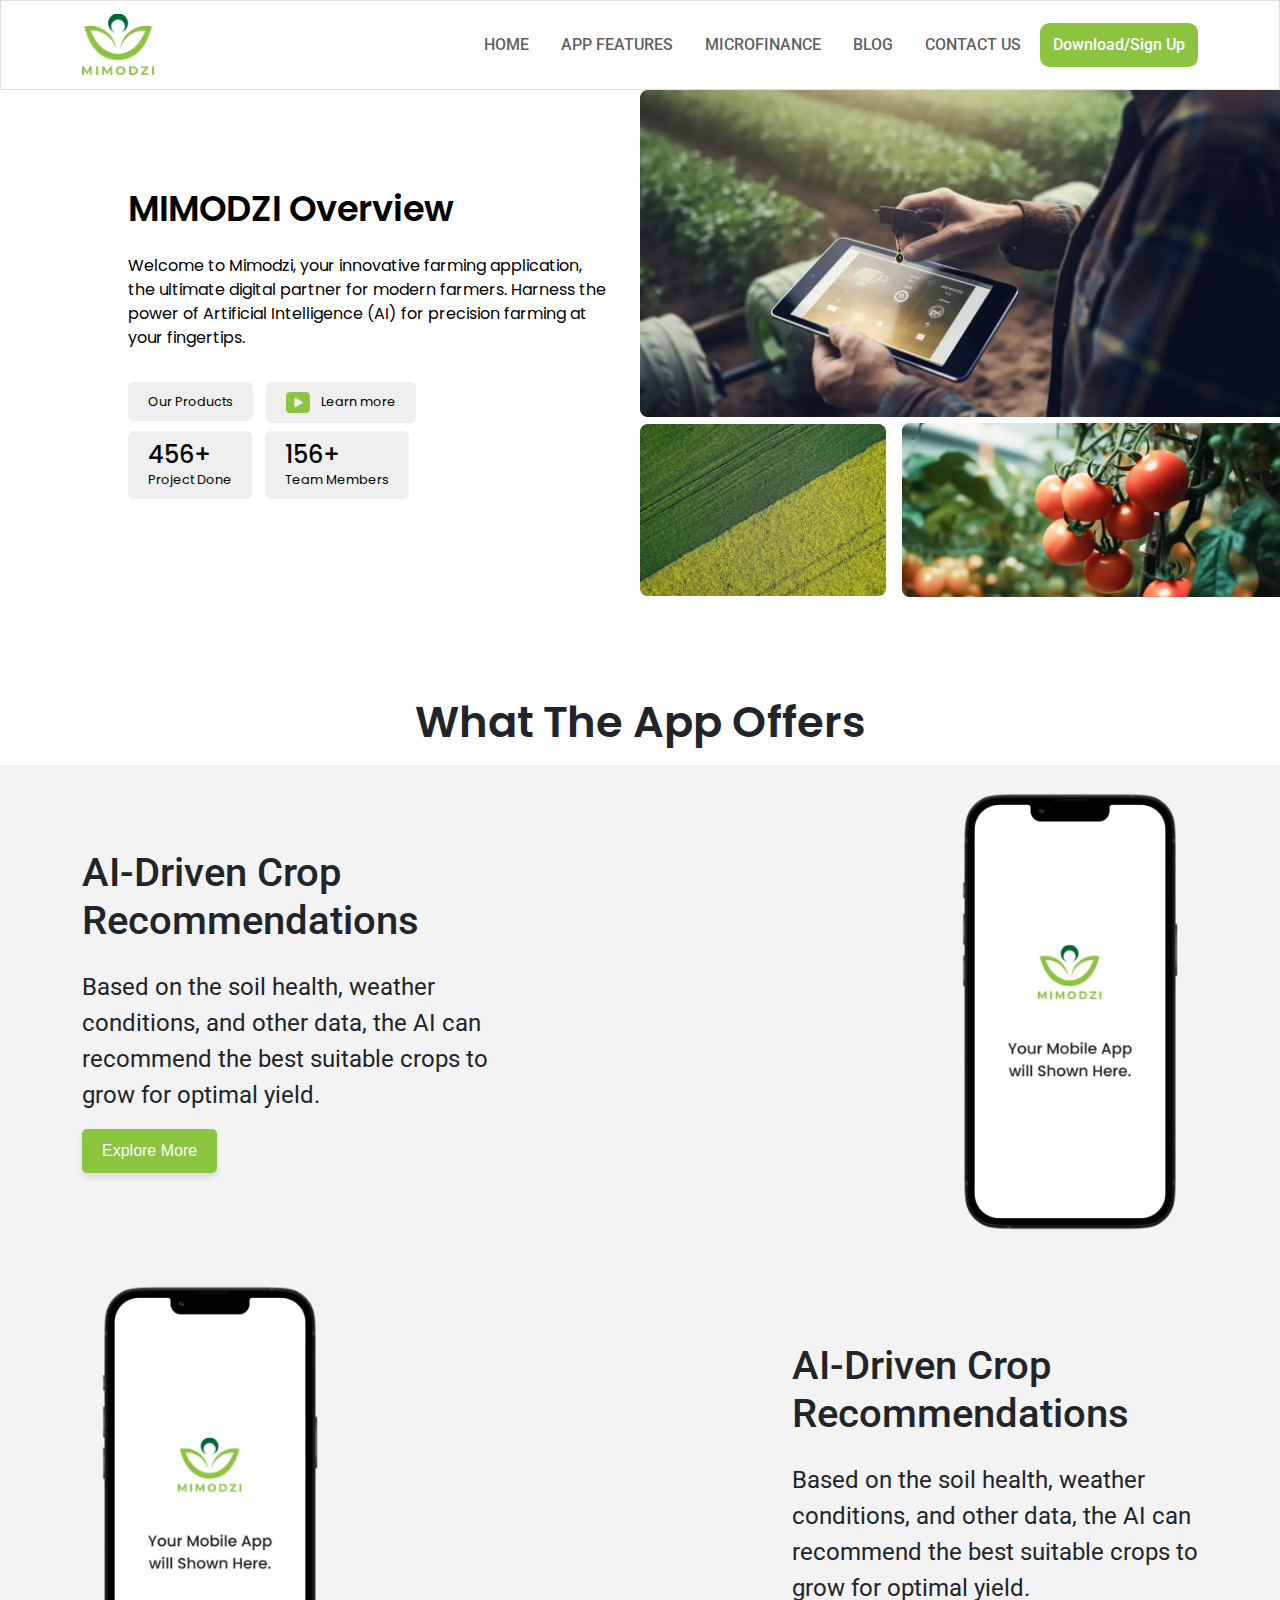
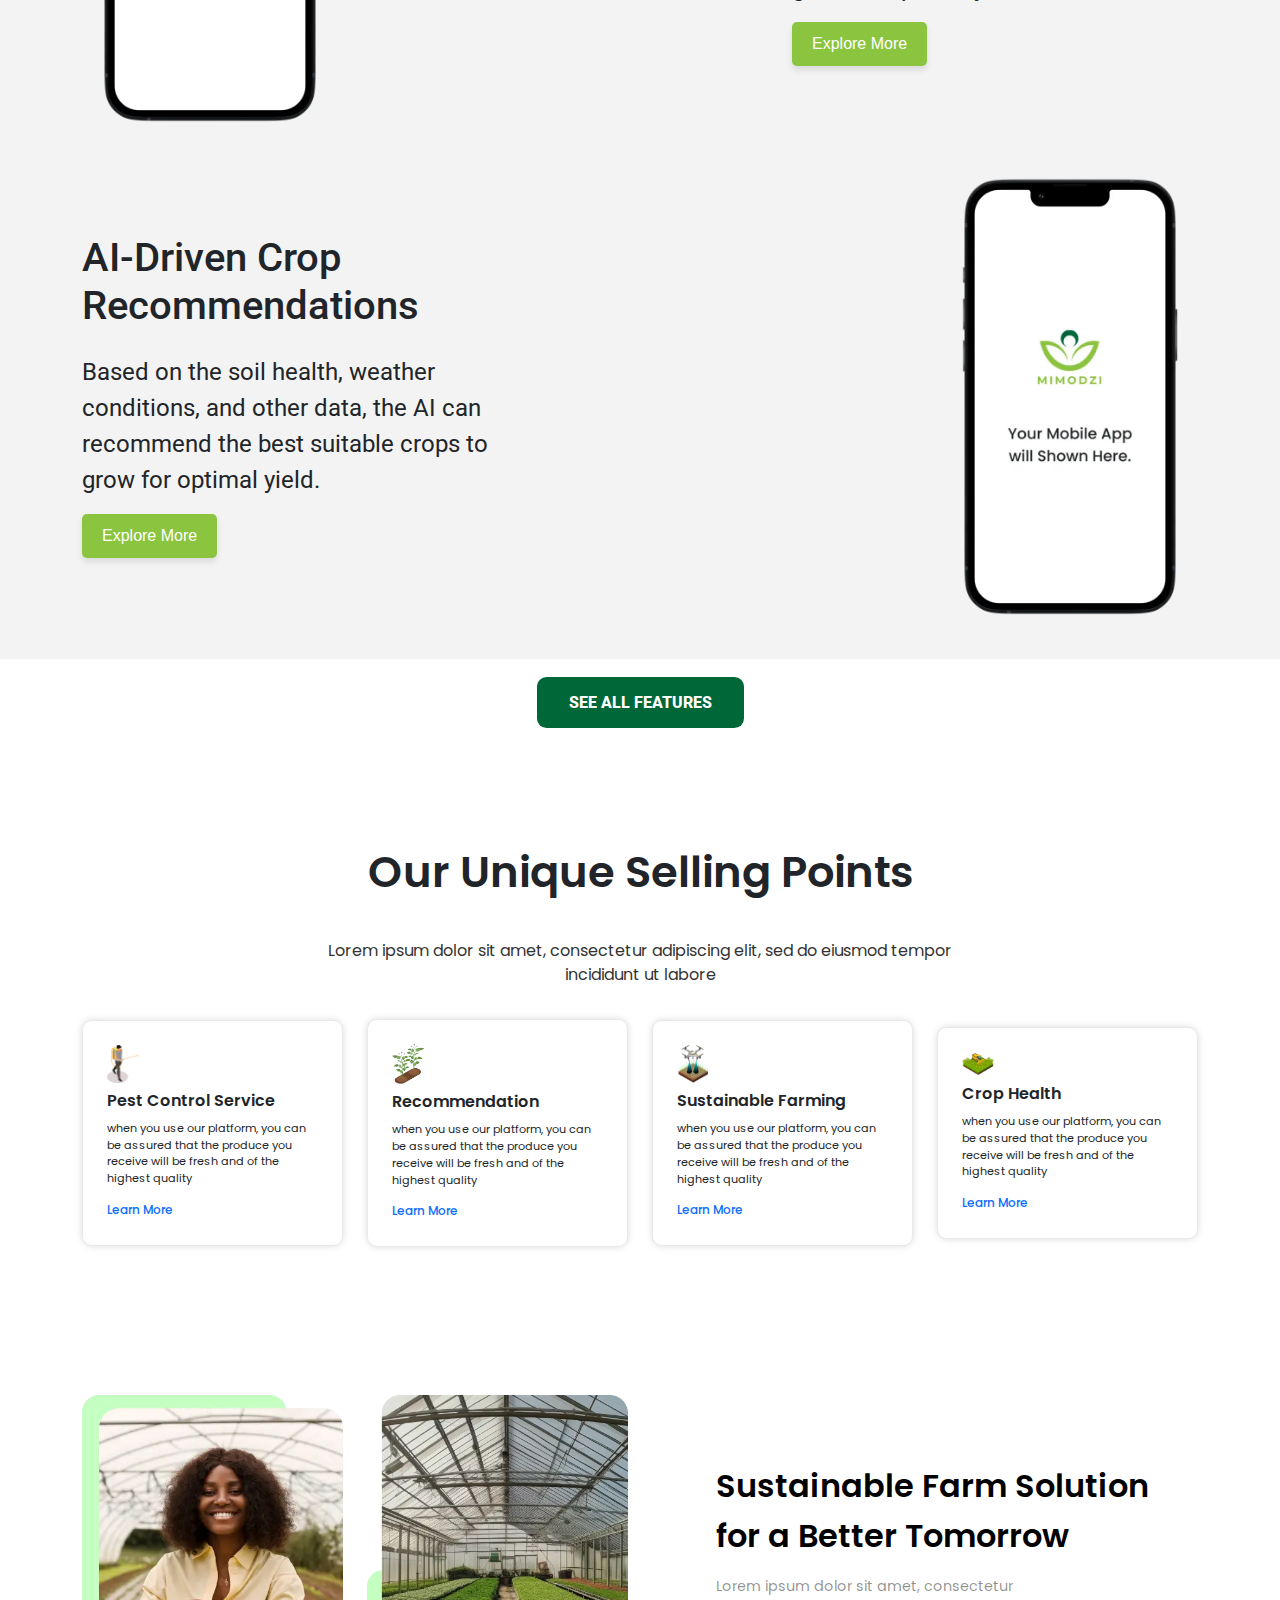
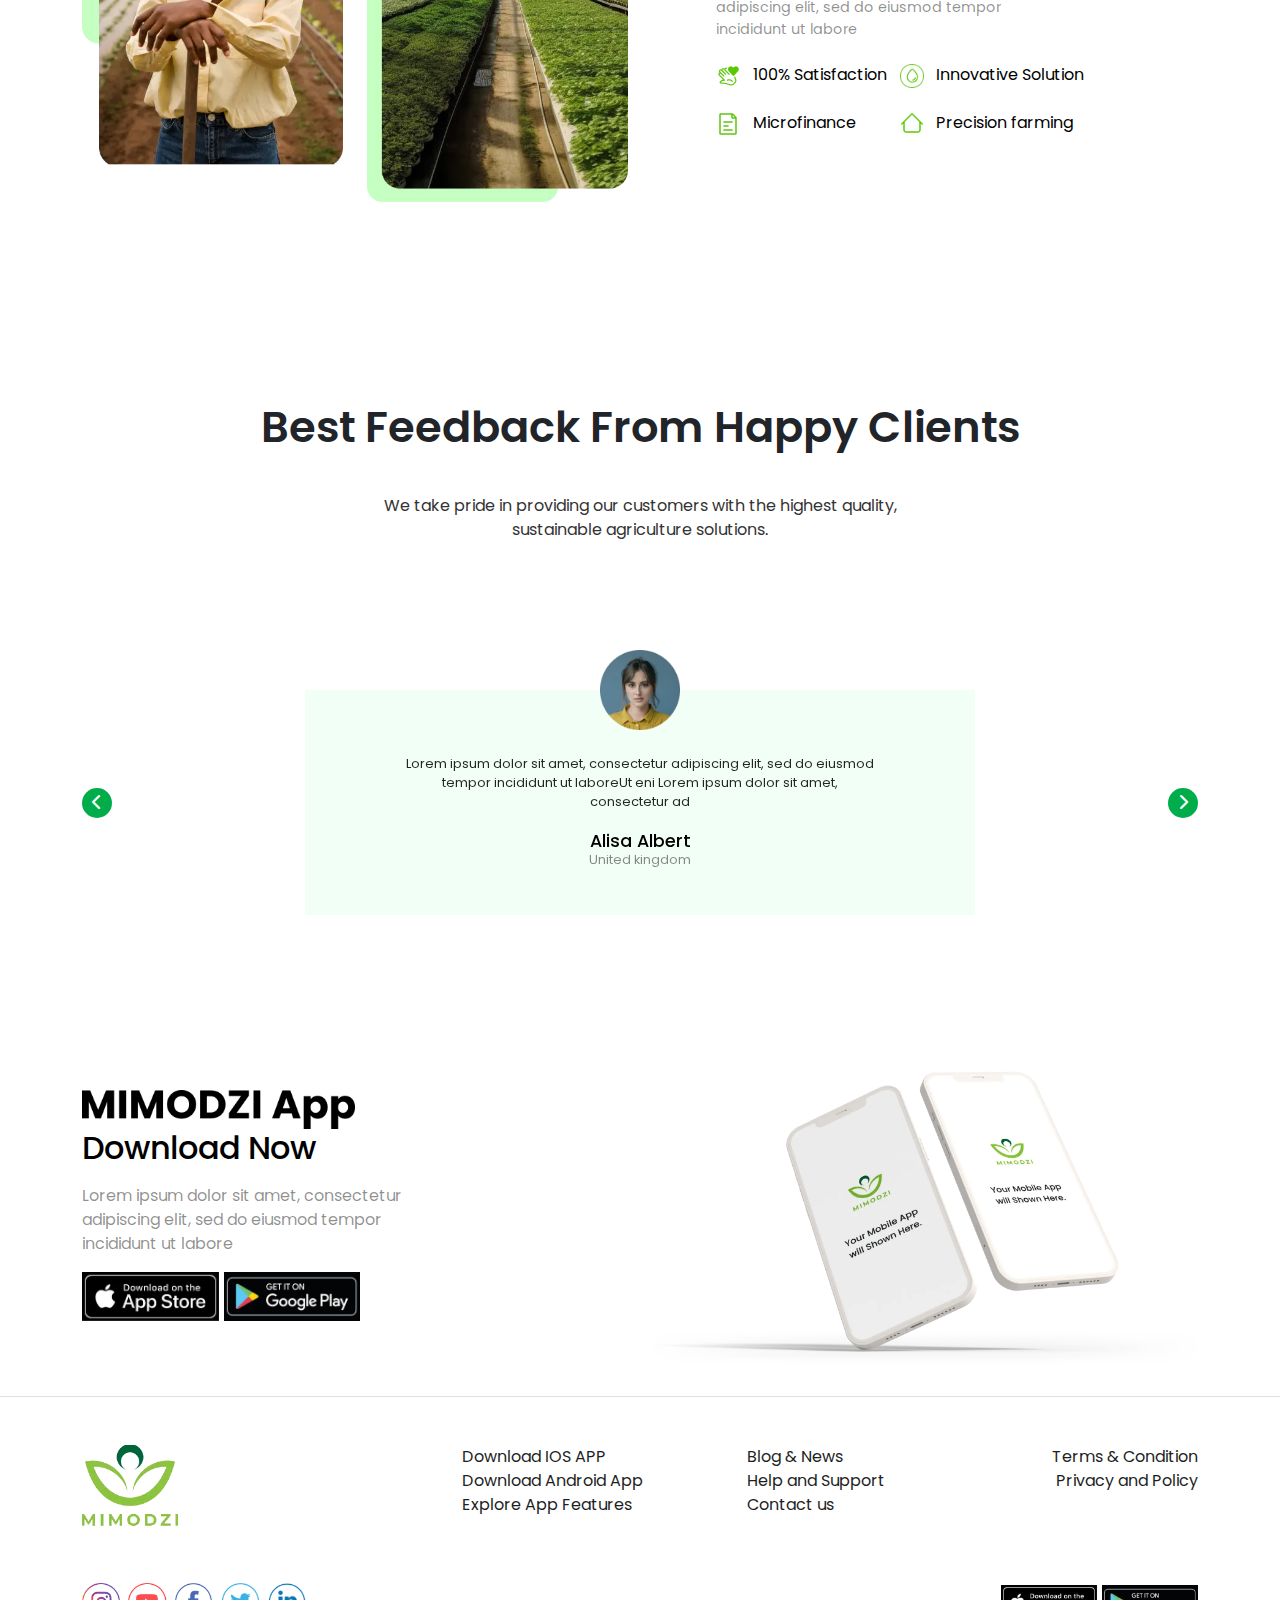
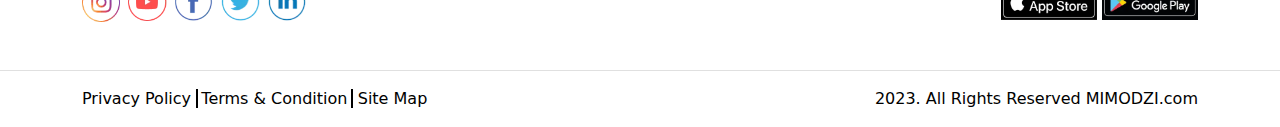
<file: index.html>
<!DOCTYPE html>
<html lang="en">
<head>
    <meta charset="UTF-8">
    <meta name="viewport" content="width=device-width, initial-scale=1.0">
    <title>MIMODZI</title>
    <link rel="shortcut icon" href="./img/main_log.webp" type="image/x-icon">
    <!-- css link start -->
    <link rel="preconnect" href="https://fonts.googleapis.com">
    <link rel="preconnect" href="https://fonts.gstatic.com" crossorigin>
    <link href="https://fonts.googleapis.com/css2?family=Poppins:ital,wght@0,100;0,200;0,300;0,400;0,500;0,600;0,700;0,800;0,900;1,100;1,200;1,300;1,400;1,500;1,600;1,700;1,800;1,900&family=Roboto:ital,wght@0,100;0,300;0,400;0,500;0,700;0,900;1,100;1,300;1,400;1,500;1,700;1,900&display=swap" rel="stylesheet">
     <link rel="stylesheet" href="./css/all.css">
     <link rel="stylesheet" href="./css/bootstrap.min.css">
     <link rel="stylesheet" href="./css/slick.css">
     <link rel="stylesheet" href="./css/style.css">
     <link rel="stylesheet" href="./css/responsive.css">
    <!-- css link end -->
</head>
<body>
    
    <!-- navBar area start -->
    <section id="header">
        <nav class="navbar navbar-expand-lg bg-white">
            <div class="container">
              <a class="navbar-brand" href="./index.html">
                <img src="./img/main_log.webp" class="img-fluid w-auto" alt="main logo">
              </a>
              <button class="navbar-toggler" type="button" data-bs-toggle="collapse" data-bs-target="#navbarSupportedContent" aria-controls="navbarSupportedContent" aria-expanded="false" aria-label="Toggle navigation">
                <span class="navbar-toggler-icon"></span>
              </button>
              <div class="collapse navbar-collapse" id="navbarSupportedContent">
                <ul class="navbar-nav ms-auto mb-2 mb-lg-0">
                  <li class="nav-item">
                    <a class="nav-link" aria-current="page" href="./index.html">Home</a>
                  </li>
                  <li class="nav-item">
                    <a class="nav-link" href="./html/appFeatures.html">App Features</a>
                  </li>
                  <li class="nav-item">
                    <a class="nav-link" href="./html/microfinanceMarketplace.html">Microfinance</a>
                  </li>
                  <li class="nav-item">
                    <a class="nav-link" href="./html/blog.html">Blog</a>
                  </li>
                  <li class="nav-item">
                    <a class="nav-link" href="./html/contactUs.html">Contact Us</a>
                  </li>
                  <li class="nav-item">
                    <a class="nav-link nav_btn" href="./index.html">Download/Sign Up</a>
                  </li>
                  
                </ul>
                
              </div>
            </div>
        </nav>
    </section>

    <!-- navBar area end -->

    <section id="overview">
      <div class="overview_area flex_space_between">
        <div class="overview_text">
          <div class="overview_text_area">
            <h1>MIMODZI Overview</h1>
            <p>Welcome to Mimodzi, your innovative farming application, <br> the ultimate digital partner for modern farmers. Harness the <br> power of Artificial Intelligence (AI) for precision farming at <br> your fingertips.</p>
          </div>
          <div class="overview_buttom">
            <a href="#">Our Products</a>
            <a href="#"><img src="./img/overview_button.webp" class="img-fluid" alt=""> Learn more</a>
            <br>
            <a href="#">
              <h4>456+</h4>
              Project Done
            </a>
            <a href="#">
              <h4>156+</h4>
              Team Members
            </a>
          </div>
        </div>
        <div class="overview_img">
          <div class="overview_slide_img">
            <div class="overview_slide_single_img">
              <img src="./img/overview_slider_img.webp" class="img-fluid w-100" alt="slide_img">
            </div>
            <div class="overview_slide_single_img">
              <img src="./img/overview_slider_img.webp" class="img-fluid w-100" alt="slide_img">
            </div>
          </div>
          <div class="overview_img_area flex_space_between">
            <div class="overview_single_img">
              <img src="./img/overview_img1.webp" class="img-fluid w-100" alt="">
            </div>
            <div class="overview_single_img">
              <img src="./img/overview_img2.webp" class="img-fluid w-100" alt="">
            </div>
          </div>
        </div>
      </div>
    </section>


    <section class="app_offers">
      <div class="app_offers_heading">
        <h1>What The App Offers</h1>
      </div>
      <div class="app_offers_area">
        <div class="container">
          <div class="app_contant_area flex_space_between">
            <div class="app_single_text">
              <h3>AI-Driven Crop </h3>
              <h3>Recommendations</h3>

              <p>Based on the soil health, weather <br> conditions, and other data, the AI can <br> recommend the best suitable crops to <br> grow for optimal yield.</p>
              <a href="#" class="btn">Explore More</a>
            </div>
            <div class="app_single_img">
              <img src="./img/app_Offers1.webp" class="img-fluid" alt="">
            </div>
          </div>
          <div class="app_contant_area flex_space_between">
            <div class="app_single_img">
              <img src="./img/app_Offers1.webp" class="img-fluid" alt="">
            </div>
            <div class="app_single_text">
              <h3>AI-Driven Crop </h3>
              <h3>Recommendations</h3>

              <p>Based on the soil health, weather <br> conditions, and other data, the AI can <br> recommend the best suitable crops to <br> grow for optimal yield.</p>
              <a href="#" class="btn">Explore More</a>
            </div>
            
          </div>
          <div class="app_contant_area flex_space_between">
            <div class="app_single_text">
              <h3>AI-Driven Crop </h3>
              <h3>Recommendations</h3>

              <p>Based on the soil health, weather <br> conditions, and other data, the AI can <br> recommend the best suitable crops to <br> grow for optimal yield.</p>
              <a href="#" class="btn">Explore More</a>
            </div>
            <div class="app_single_img">
              <img src="./img/app_Offers1.webp" class="img-fluid" alt="">
            </div>
          </div>
        </div>
      </div>
      <div class="app_offers_button">
        <a href="./html/appFeatures.html">SEE ALL FEATURES</a>
      </div>
    </section>


    <section class="our_unique">
      <div class="our_unique_heading app_offers_heading">
        <h1>Our Unique Selling Points</h1>
      </div>
      <div class="container">
        <div class="our_unique_top_pera">
          <p>Lorem ipsum dolor sit amet, consectetur adipiscing elit, sed do eiusmod tempor <br> incididunt ut labore </p>
        </div>
        <div class="row flex_space_between mb-5">
          <div class="col-xl-3 col-lg-3 col-md-6 col-sm-6">
            <div class="our_unique_cart ">
              <div class="our_unique_singleCart cart">
                <div class="our_unique_img">
                  <img src="./img/our_unique1.webp" class="img-fluid w-auto" alt="our_unique_img">
                </div>
                <div class="our_unique_text">
                  <h6>Pest Control Service</h6>
                  <p>when you use our platform, you can be assured that the produce you receive will be fresh and of the highest quality</p>
                  <a href="#">Learn More</a>
                </div>
                
              </div>
            </div>
          </div>
          <div class="col-xl-3 col-lg-3 col-md-6 col-sm-6">
            <div class="our_unique_cart ">
              <div class="our_unique_singleCart cart">
                <div class="our_unique_img">
                  <img src="./img/our_unique2.webp" class="img-fluid w-auto" alt="our_unique_img">
                </div>
                <div class="our_unique_text">
                  <h6>Recommendation</h6>
                  <p>when you use our platform, you can be assured that the produce you receive will be fresh and of the highest quality</p>
                  <a href="#">Learn More</a>
                </div>
                
              </div>
            </div>
          </div>
          <div class="col-xl-3 col-lg-3 col-md-6 col-sm-6">
            <div class="our_unique_cart ">
              <div class="our_unique_singleCart cart">
                <div class="our_unique_img">
                  <img src="./img/our_unique3.webp" class="img-fluid w-auto" alt="our_unique_img">
                </div>
                <div class="our_unique_text">
                  <h6>Sustainable Farming</h6>
                  <p>when you use our platform, you can be assured that the produce you receive will be fresh and of the highest quality</p>
                  <a href="#">Learn More</a>
                </div>
                
              </div>
            </div>
          </div>
          <div class="col-xl-3 col-lg-3 col-md-6 col-sm-6">
            <div class="our_unique_cart ">
              <div class="our_unique_singleCart cart">
                <div class="our_unique_img">
                  <img src="./img/our_unique4.webp" class="img-fluid w-auto" alt="our_unique_img">
                </div>
                <div class="our_unique_text">
                  <h6>Crop Health</h6>
                  <p>when you use our platform, you can be assured that the produce you receive will be fresh and of the highest quality</p>
                  <a href="#">Learn More</a>
                </div>
                
              </div>
            </div>
          </div>
        </div>
       
      </div>
    </section>

    <section class="sustainable_farm">
      <div class="container">
        <div class="sustainable_farm_area">
          <div class="row align-items-center">
            <div class="col-xl-6 col-lg-6 col-md-6 col-sm-12">
              <div class="row">
                <div class="col-xl-6 col-lg-6 col-md-6 col-sm-6 col-6">
                  <img src="./img/sustainableFarm1.webp" class="img-fluid w-auto" alt="">
                </div>
                <div class="col-xl-6 col-lg-6 col-md-6 col-sm-6 col-6">
                  <img src="./img/sustainableFarm2.webp" class="img-fluid w-auto" alt="">
                </div>
              </div>
            </div>
            <div class="col-xl-6 col-lg-6 col-md-6 col-sm-12">
              <div class="sustainable_farm_text">
                <h2>Sustainable Farm Solution
                  for a Better Tomorrow</h2>
                  <p>Lorem ipsum dolor sit amet, consectetur <br> adipiscing elit, sed do eiusmod tempor <br> incididunt ut labore</p>
                  <div class="sustainable_farm_text_singleItem">
                    <div class="sustainable_farm_text_item">
                      <div class="sustainable_farm_single_text">
                        <h4><span><img src="./img/sustainable_farm_single_text1.webp" class="img-fluid" alt=""></span>100% Satisfaction</h4>
                      </div>
                      <div class="sustainable_farm_single_text">
                        <h4><span><img src="./img/sustainable_farm_single_text2.webp" class="img-fluid" alt=""></span>Microfinance</h4>
                      </div>
                    </div>
                    <div class="sustainable_farm_text_item">
                      <div class="sustainable_farm_single_text">
                        <h4><span><img src="./img/sustainable_farm_single_text3.webp" class="img-fluid" alt=""></span>Innovative Solution</h4>
                      </div>
                      <div class="sustainable_farm_single_text">
                        <h4><span><img src="./img/sustainable_farm_single_text4.webp" class="img-fluid" alt=""></span>Precision farming</h4>
                      </div>
                    </div>
                  </div>
                  
              </div>
              
            </div>
          </div>
        </div>
      </div>
    </section>

    <section class="feedback">
      <div class="app_offers_heading feedback">
        <h1>Best Feedback From Happy Clients</h1>
      </div>
      <div class="container">
        <div class="our_unique_top_pera feedback_pera">
          <p>We take pride in providing our customers with the highest quality,<br> sustainable agriculture solutions. </p>
        </div>
        <div class="feedback_area">
          <div class="feedback_slider">
            <div class="feedback_single_feedback">
              <div class="feedback_contant">
                <div class="feedback_contant_img">
                  <img src="./img/feedback_img.webp" class="img-fluid" alt="">
                </div>
                <div class="feedback_text">
                  
                  <p>Lorem ipsum dolor sit amet, consectetur adipiscing elit, sed do eiusmod <br> tempor incididunt ut laboreUt eni Lorem ipsum dolor sit amet, <br>consectetur ad  </p>
                  <h5>Alisa Albert</h5>
                  <h6>United kingdom</h6>
                </div>
              </div>
            </div>
            <div class="feedback_single_feedback">
              <div class="feedback_contant">
                <div class="feedback_contant_img">
                  <img src="./img/feedback_img.webp" class="img-fluid" alt="">
                </div>
                <div class="feedback_text">
                  <p>Lorem ipsum dolor sit amet, consectetur adipiscing elit, sed do eiusmod <br> tempor incididunt ut laboreUt eni Lorem ipsum dolor sit amet, <br>consectetur ad  </p>
                  <h5>Alisa Albert</h5>
                  <h6>United kingdom</h6>
                </div>
              </div>
            </div>
          </div>
        </div>
      </div>
    </section>

    <section class="download">
      <div class="container">
        <div class="download_area">
          <div class="row download_contant align-items-center">
            <div class="col-xl-6 col-lg-6 col-md-6 col-sm-6">
              <div class="download_text_are">
                <img src="./img/Download_text.webp" class="img-fluid w-50" alt="">
                <h4>Download Now</h4>
                <p>Lorem ipsum dolor sit amet, consectetur <br>adipiscing elit, sed do eiusmod tempor <br>incididunt ut labore</p>
                <div class="download_text_img">
                  <a href="#"><img src="./img/footer_right_icon.webp" class="img-fluid w-25" alt=""></a>
                  <a href="#"><img src="./img/footer_right_icon2.webp" class="img-fluid w-25" alt=""></a>
                </div>
              </div>
            </div>
            <div class="col-xl-6 col-lg-6 col-md-6 col-sm-6">
              <div class="download_area_img">
                <img src="./img/Download_img.webp" class="img-fluid w-100" alt="">
              </div>
            </div>
          </div>
        </div>
      </div>
    </section>



    <!-- footer area start -->
     <footer>
      <div class="footer_top">
        <div class="container">
          <div class="row gy-3">
            <div class="col-xl-4 col-lg-4 col-md-6 col-sm-6 col-6">
              <div class="footer_logo">
                <a href="./index.html">
                  <img src="./img/main_log.webp" class="img-fluid w-auto" alt="">
                </a>
              </div>
            </div>
            <div class="col-xl-3 col-lg-3 col-md-6 col-sm-6 col-6">
              <div class="footer_menu1">
                <a href="#">Download IOS APP</a>
                <a href="#">Download Android App</a>
                <a href="#">Explore App Features</a>
              </div>
            </div>
            <div class="col-xl-2 col-lg-2 col-md-6 col-sm-6 col-6">
              <div class="footer_menu2">
                <a href="#">Blog & News</a>
                <a href="#">Help and Support</a>
                <a href="./html/contactUs.html">Contact us</a>
              </div>
            </div>
            <div class="col-xl-3 col-lg-3 col-md-6 col-sm-6 col-6">
              <div class="footer_menu3">
                <a href="./html/terms&conditions.html">Terms & Condition</a>
                <a href="./html/privacy&Policy.html">Privacy and Policy</a>
              </div>
            </div>
          </div>

          
          <div class="footer_top_icon flex_space_between">
            <div class="footer_icon_left d-flex">
              <a href="https://www.instagram.com/sabbirhossen924/" target="_blank">
                <img src="./img/footer_icon1.webp" class="img-fluid w-auto" alt="">
              </a>
              <a href="https://www.youtube.com/@SabbirHossen-mx3lz" target="_blank">
                <img src="./img/footer_icon2.webp" class="img-fluid w-auto" alt="">
              </a>
              <a href="https://www.facebook.com/profile.php?id=100039242280080" target="_blank">
                <img src="./img/footer_icon3.webp" class="img-fluid w-auto" alt="">
              </a>
              <a href="https://x.com/SabbirH9459378" target="_blank">
                <img src="./img/footer_icon4.webp" class="img-fluid w-auto" alt="">
              </a>
              <a href="https://www.linkedin.com/in/sabbir-hossen-19639b330/" target="_blank">
                <img src="./img/footer_icon5.webp" class="img-fluid w-auto" alt="">
              </a>
            </div>
            <div class="gooter_icon_right">
              <a href="">
                <img src="./img/footer_right_icon.webp" class="img-fluid w-auto" alt="">
              </a>
              <a href="">
                <img src="./img/footer_right_icon2.webp" class="img-fluid w-auto" alt="">
              </a>
            </div>
          </div>
          
          </div>
        </div>
      </div>
      <div class="footer_buttom">
        <div class="container">
          <div class="footer_buttom_contant flex_space_between">
            <div class="footer_buttom_left ">
              <a href="./html/privacy&Policy.html">Privacy Policy</a>
              <a href="./html/terms&conditions.html" class="footer_buttom_boder">Terms & Condition</a>
              <a href="">Site Map</a>
            </div>
            <div class="footer_buttom_right">
              <p>2023. All Rights Reserved MIMODZI.com </p>
            </div>
          </div>
         
          
        </div>
      </div>
     </footer>
    <!-- footer area end -->


    <!-- js link start -->
     <script src="./js/jquery-3.7.1.min.js"></script>
     <script src="./js/jquery.waypoints.min.js"></script>
     <script src="./js/jquery.countup.js"></script>
     <script src="./js/slick.min.js"></script>
     <script src="./js/bootstrap.bundle.min.js"></script>
     <script src="./js/custom.js"></script>
    <!-- js link end -->
</body>
</html>
</file>
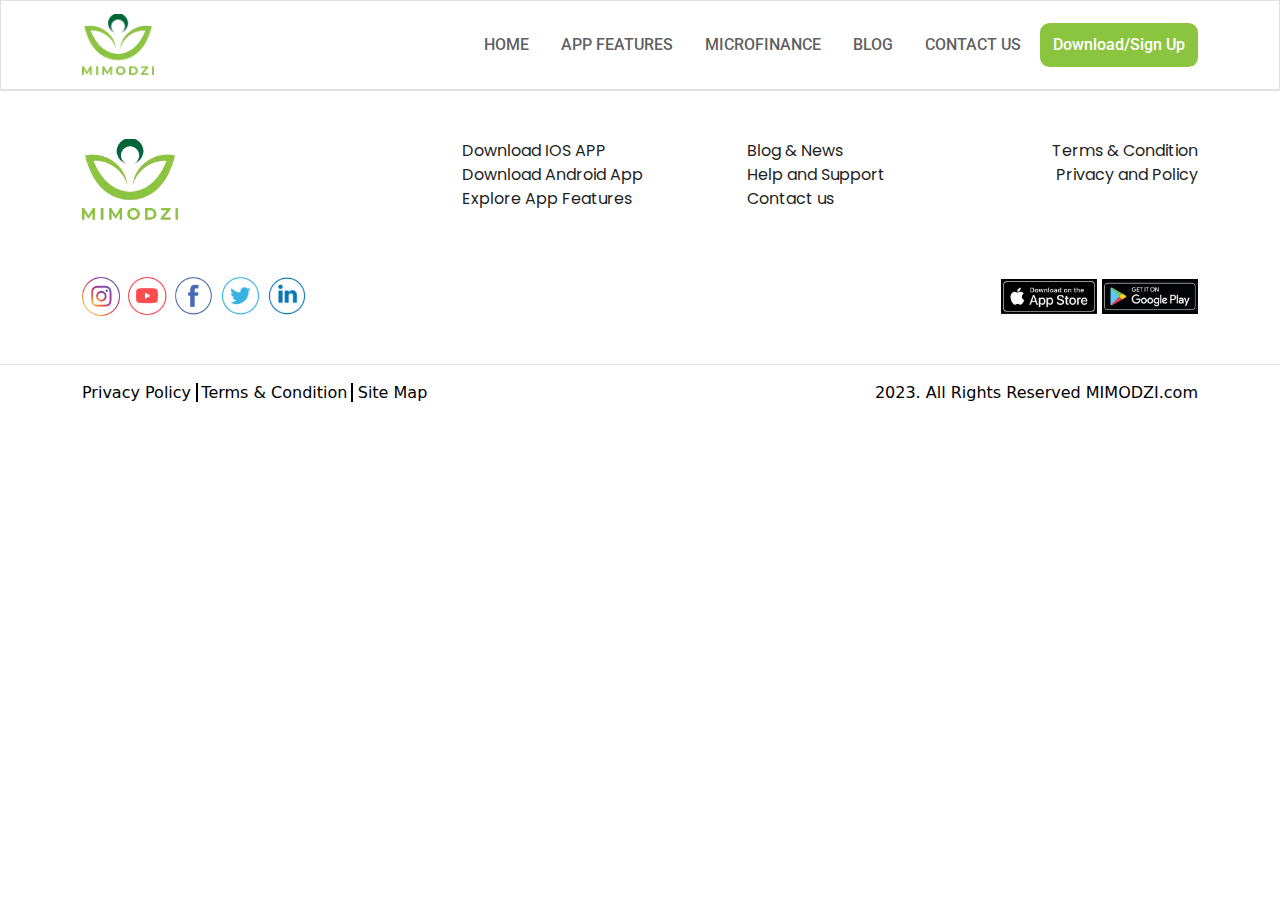
<file: html/aboutUs.html>
<!DOCTYPE html>
<html lang="en">
<head>
    <meta charset="UTF-8">
    <meta name="viewport" content="width=device-width, initial-scale=1.0">
    <title>MIMODZI</title>
    <link rel="shortcut icon" href="../img/main_log.webp" type="image/x-icon">
    <!-- css link start -->
    <link rel="preconnect" href="https://fonts.googleapis.com">
    <link rel="preconnect" href="https://fonts.gstatic.com" crossorigin>
    <link href="https://fonts.googleapis.com/css2?family=Poppins:ital,wght@0,100;0,200;0,300;0,400;0,500;0,600;0,700;0,800;0,900;1,100;1,200;1,300;1,400;1,500;1,600;1,700;1,800;1,900&family=Roboto:ital,wght@0,100;0,300;0,400;0,500;0,700;0,900;1,100;1,300;1,400;1,500;1,700;1,900&display=swap" rel="stylesheet">
     <link rel="stylesheet" href="../css/all.css">
     <link rel="stylesheet" href="../css/bootstrap.min.css">
     <link rel="stylesheet" href="../css/slick.css">
     <link rel="stylesheet" href="../css/style.css">
     <link rel="stylesheet" href="../css/responsive.css">
    <!-- css link end -->
</head>
<body>
    
    <!-- navBar area start -->
    <section id="header">
        <nav class="navbar navbar-expand-lg bg-white">
            <div class="container">
              <a class="navbar-brand" href="../index.html">
                <img src="../img/main_log.webp" class="img-fluid w-auto" alt="main logo">
              </a>
              <button class="navbar-toggler" type="button" data-bs-toggle="collapse" data-bs-target="#navbarSupportedContent" aria-controls="navbarSupportedContent" aria-expanded="false" aria-label="Toggle navigation">
                <span class="navbar-toggler-icon"></span>
              </button>
              <div class="collapse navbar-collapse" id="navbarSupportedContent">
                <ul class="navbar-nav ms-auto mb-2 mb-lg-0">
                  <li class="nav-item">
                    <a class="nav-link" aria-current="page" href="../index.html">Home</a>
                  </li>
                  <li class="nav-item">
                    <a class="nav-link" href="./appFeatures.html">App Features</a>
                  </li>
                  <li class="nav-item">
                    <a class="nav-link" href="./microfinanceMarketplace.html">Microfinance</a>
                  </li>
                  <li class="nav-item">
                    <a class="nav-link" href="./blog.html">Blog</a>
                  </li>
                  <li class="nav-item">
                    <a class="nav-link" href="./contactUs.html">Contact Us</a>
                  </li>
                  <li class="nav-item">
                    <a class="nav-link nav_btn" href="../index.html">Download/Sign Up</a>
                  </li>
                  
                </ul>
                
              </div>
            </div>
        </nav>
    </section>

    <!-- navBar area end -->




     <!-- footer area start -->
     <footer>
        <div class="footer_top">
          <div class="container">
            <div class="row gy-3">
              <div class="col-xl-4 col-lg-4 col-md-6 col-sm-6 col-6">
                <div class="footer_logo">
                  <a href="../index.html">
                    <img src="../img/main_log.webp" class="img-fluid w-auto" alt="">
                  </a>
                </div>
              </div>
              <div class="col-xl-3 col-lg-3 col-md-6 col-sm-6 col-6">
                <div class="footer_menu1">
                  <a href="#">Download IOS APP</a>
                  <a href="#">Download Android App</a>
                  <a href="./appFeatures.html">Explore App Features</a>
                </div>
              </div>
              <div class="col-xl-2 col-lg-2 col-md-6 col-sm-6 col-6">
                <div class="footer_menu2">
                  <a href="./blog.html">Blog & News</a>
                  <a href="">Help and Support</a>
                  <a href="./contactUs.html">Contact us</a>
                </div>
              </div>
              <div class="col-xl-3 col-lg-3 col-md-6 col-sm-6 col-6">
                <div class="footer_menu3">
                  <a href="./terms&conditions.html">Terms & Condition</a>
                  <a href="./privacy&Policy.html">Privacy and Policy</a>
                </div>
              </div>
            </div>
  
            
            <div class="footer_top_icon flex_space_between">
              <div class="footer_icon_left d-flex">
                <a href="https://www.instagram.com/sabbirhossen924/" target="_blank">
                    <img src="../img/footer_icon1.webp" class="img-fluid w-auto" alt="">
                </a>
                <a href="https://www.youtube.com/@SabbirHossen-mx3lz" target="_blank">
                    <img src="../img/footer_icon2.webp" class="img-fluid w-auto" alt="">
                </a>
                <a href="https://www.facebook.com/profile.php?id=100039242280080" target="_blank">
                    <img src="../img/footer_icon3.webp" class="img-fluid w-auto" alt="">
                </a>
                <a href="https://x.com/SabbirH9459378" target="_blank">
                    <img src="../img/footer_icon4.webp" class="img-fluid w-auto" alt="">
                </a>
                <a href="https://www.linkedin.com/in/sabbir-hossen-19639b330/" target="_blank">
                    <img src="../img/footer_icon5.webp" class="img-fluid w-auto" alt="">
                </a>
              </div>
              <div class="gooter_icon_right">
                <a href="">
                  <img src="../img/footer_right_icon.webp" class="img-fluid w-auto" alt="">
                </a>
                <a href="">
                  <img src="../img/footer_right_icon2.webp" class="img-fluid w-auto" alt="">
                </a>
              </div>
            </div>
            
            </div>
          </div>
        </div>
        <div class="footer_buttom">
          <div class="container">
            <div class="footer_buttom_contant flex_space_between">
              <div class="footer_buttom_left ">
                <a href="./privacy&Policy.html">Privacy Policy</a>
                <a href="./terms&conditions.html" class="footer_buttom_boder">Terms & Condition</a>
                <a href="">Site Map</a>
              </div>
              <div class="footer_buttom_right">
                <p>2023. All Rights Reserved MIMODZI.com </p>
              </div>
            </div>
           
            
          </div>
        </div>
       </footer>
      <!-- footer area end -->
  
  
      <!-- js link start -->
       <script src="../js/jquery-3.7.1.min.js"></script>
       <script src="../js/jquery.waypoints.min.js"></script>
       <script src="../js/jquery.countup.js"></script>
       <script src="../js/slick.min.js"></script>
       <script src="../js/bootstrap.bundle.min.js"></script>
       <script src="../js/custom.js"></script>
      <!-- js link end -->
  </body>
  </html>
</file>
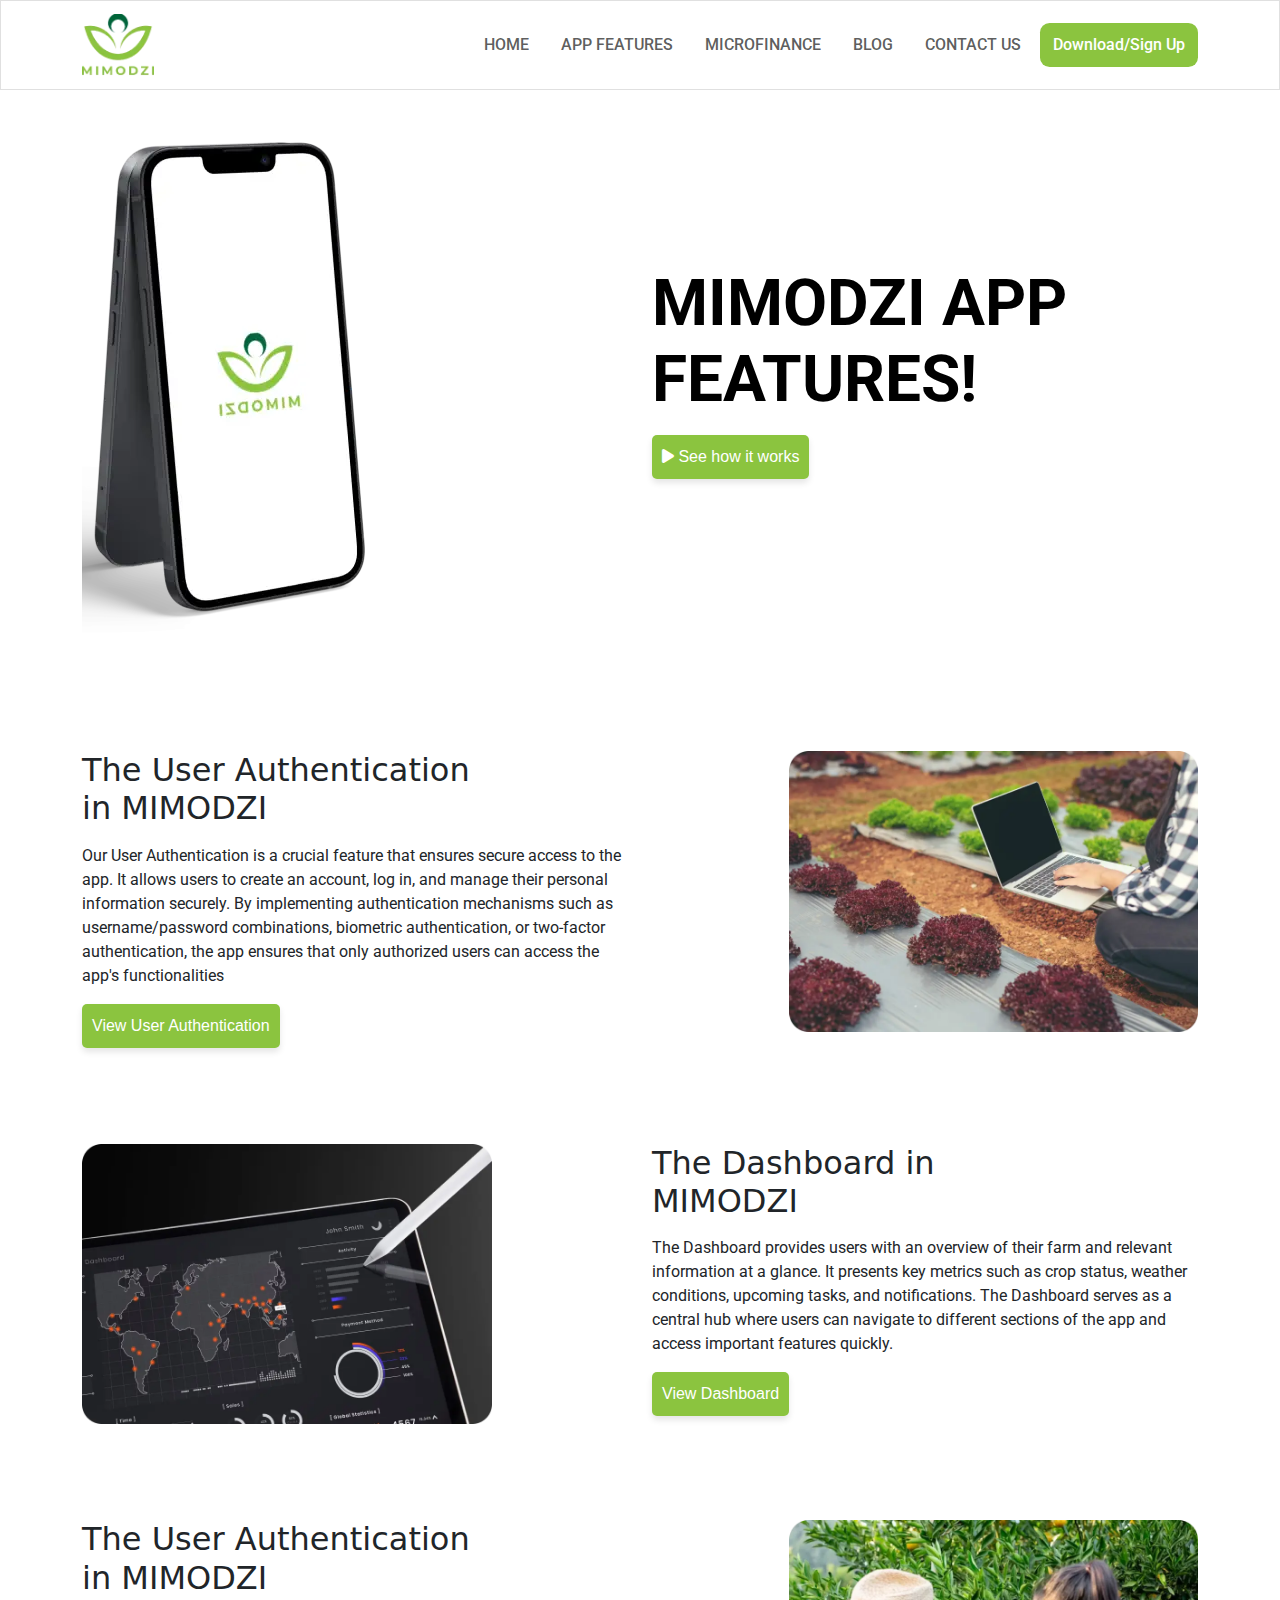
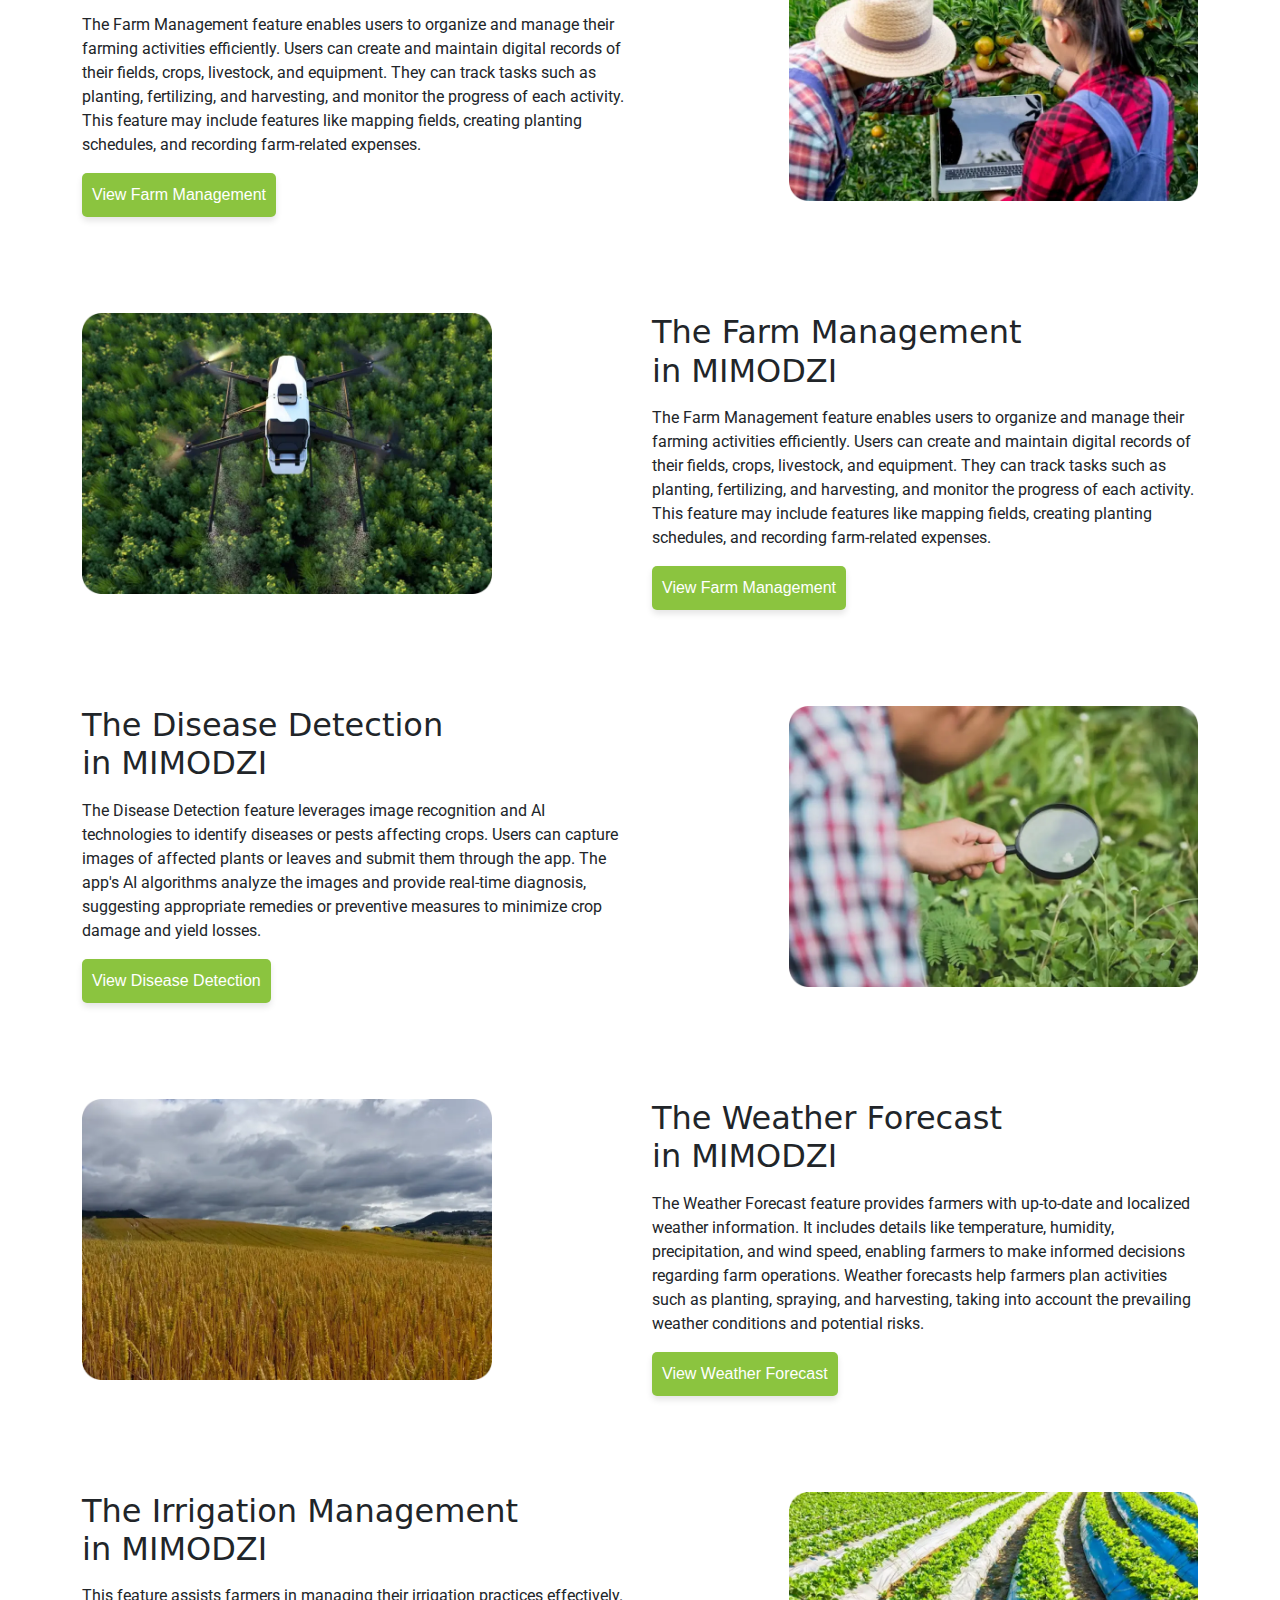
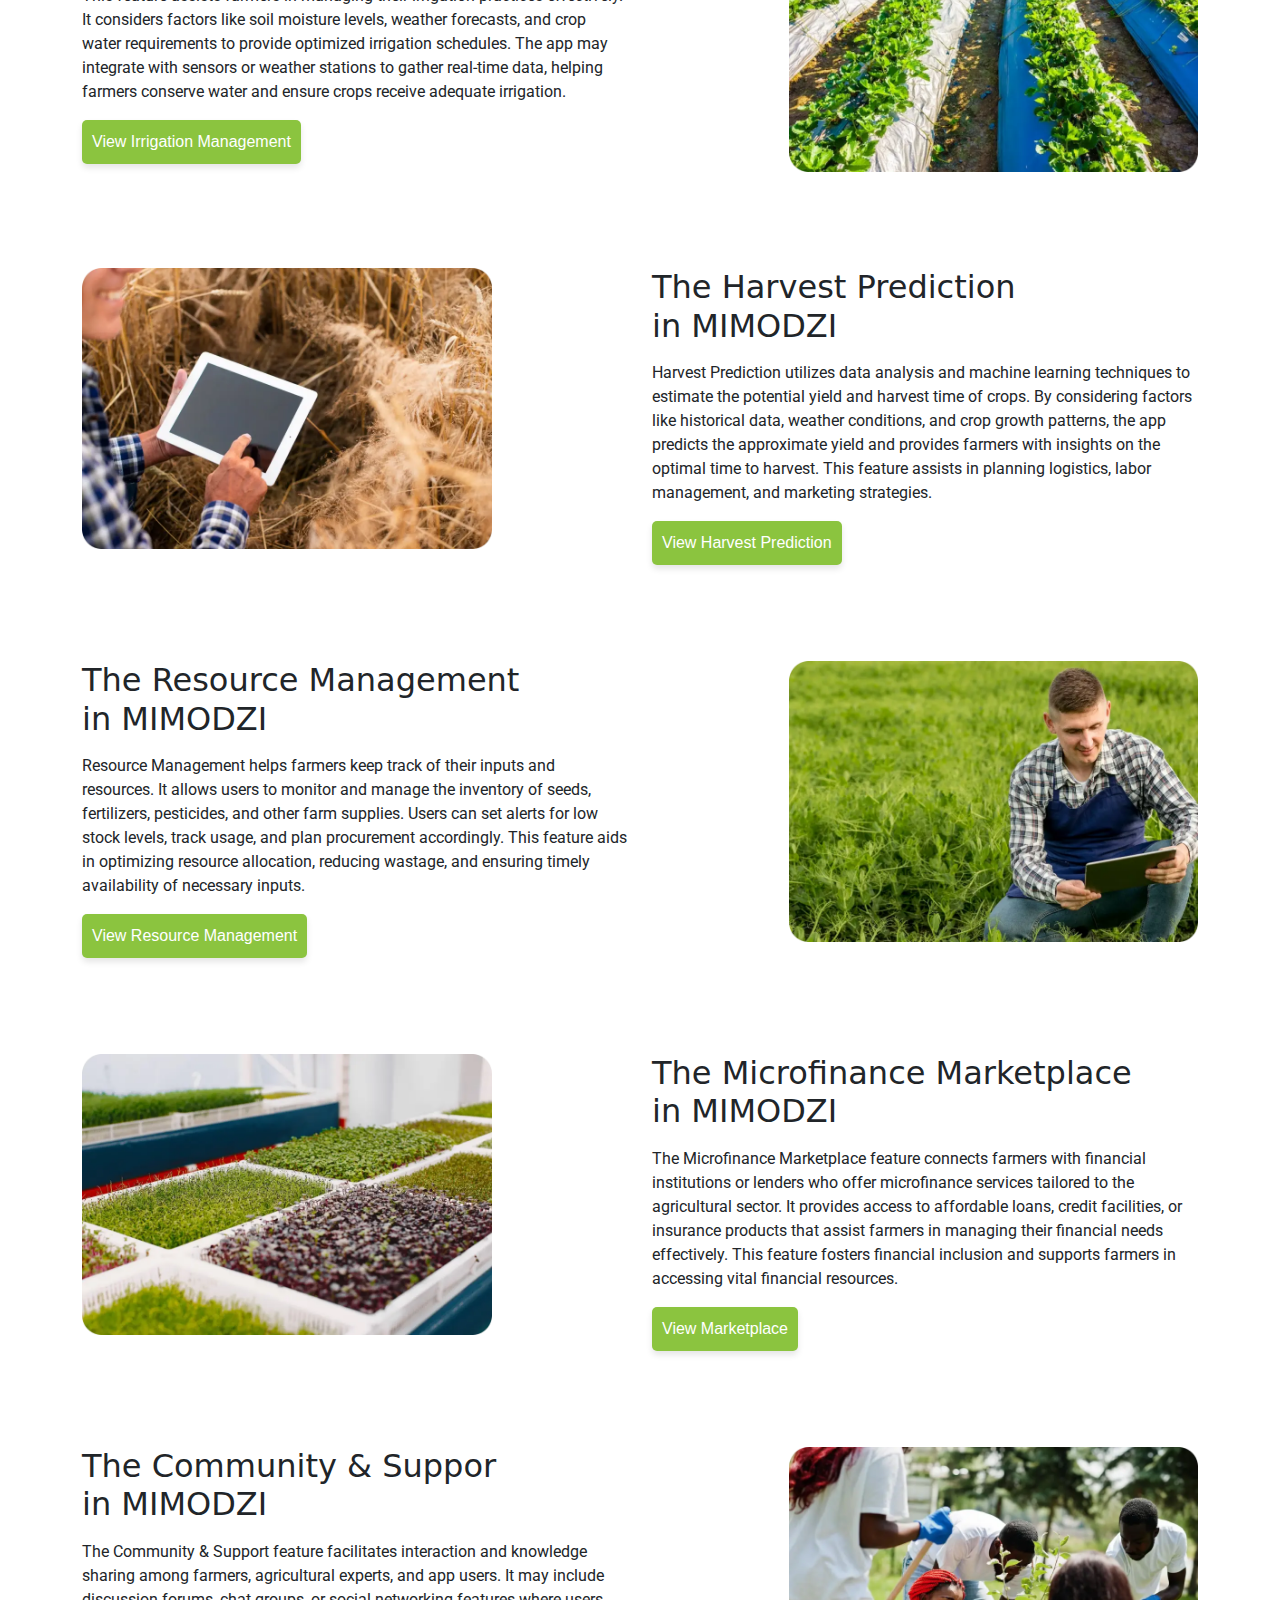
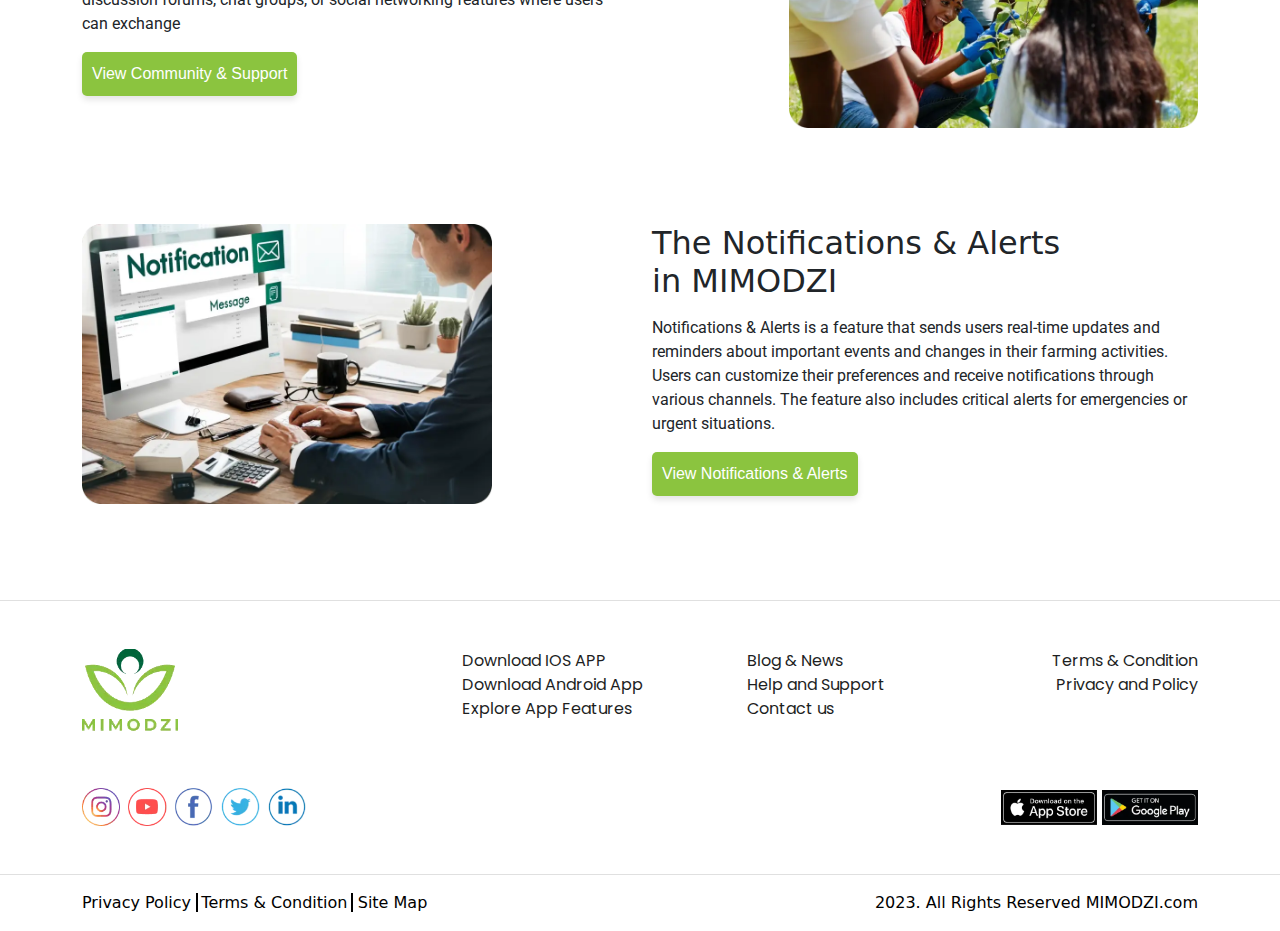
<file: html/appFeatures.html>
<!DOCTYPE html>
<html lang="en">
<head>
    <meta charset="UTF-8">
    <meta name="viewport" content="width=device-width, initial-scale=1.0">
    <title>MIMODZI</title>
    <link rel="shortcut icon" href="../img/main_log.webp" type="image/x-icon">
    <!-- css link start -->
    <link rel="preconnect" href="https://fonts.googleapis.com">
    <link rel="preconnect" href="https://fonts.gstatic.com" crossorigin>
    <link href="https://fonts.googleapis.com/css2?family=Poppins:ital,wght@0,100;0,200;0,300;0,400;0,500;0,600;0,700;0,800;0,900;1,100;1,200;1,300;1,400;1,500;1,600;1,700;1,800;1,900&family=Roboto:ital,wght@0,100;0,300;0,400;0,500;0,700;0,900;1,100;1,300;1,400;1,500;1,700;1,900&display=swap" rel="stylesheet">
     <link rel="stylesheet" href="../css/all.css">
     <link rel="stylesheet" href="../css/bootstrap.min.css">
     <link rel="stylesheet" href="../css/slick.css">
     <link rel="stylesheet" href="../css/style.css">
     <link rel="stylesheet" href="../css/responsive.css">
    <!-- css link end -->
</head>
<body>
    
    <!-- navBar area start -->
    <section id="header">
        <nav class="navbar navbar-expand-lg bg-white">
            <div class="container">
              <a class="navbar-brand" href="../index.html">
                <img src="../img/main_log.webp" class="img-fluid w-auto" alt="main logo">
              </a>
              <button class="navbar-toggler" type="button" data-bs-toggle="collapse" data-bs-target="#navbarSupportedContent" aria-controls="navbarSupportedContent" aria-expanded="false" aria-label="Toggle navigation">
                <span class="navbar-toggler-icon"></span>
              </button>
              <div class="collapse navbar-collapse" id="navbarSupportedContent">
                <ul class="navbar-nav ms-auto mb-2 mb-lg-0">
                  <li class="nav-item">
                    <a class="nav-link" aria-current="page" href="../index.html">Home</a>
                  </li>
                  <li class="nav-item">
                    <a class="nav-link" href="./appFeatures.html">App Features</a>
                  </li>
                  <li class="nav-item">
                    <a class="nav-link" href="./microfinanceMarketplace.html">Microfinance</a>
                  </li>
                  <li class="nav-item">
                    <a class="nav-link" href="./blog.html">Blog</a>
                  </li>
                  <li class="nav-item">
                    <a class="nav-link" href="./contactUs.html">Contact Us</a>
                  </li>
                  <li class="nav-item">
                    <a class="nav-link nav_btn" href="../index.html">Download/Sign Up</a>
                  </li>
                  
                </ul>
                
              </div>
            </div>
        </nav>
    </section>

    <!-- navBar area end -->

    <main>
        <div class="container">
            <div class="appFeatures_area">
                <div class="appFeatures_top">
                    <div class="row align-items-center">
                        <div class="col-xl-6 col-lg-6 col-md-6 col-sm-6 col-6">
                            <div class="app_log">
                                <img src="../img/app_main_logo.webp" class="img-fluid w-auto" alt="app main logo">
                            </div>
                        </div>
                        <div class="col-xl-6 col-lg-6 col-md-6 col-sm-6 col-6">
                            <div class="appFeatures_top_text">
                                <h2>MIMODZI APP <br>FEATURES!</h2>
                                <a href="" class="app_btn"><i class="fas fa-play"></i> See how it works</a>
                            </div>
                        </div>
                    </div>
                </div>
                <div class="single_appFeatures">
                    <div class="row justify-content-between single_appFeatures_area gy-4">
                        <div class="col-xl-6 col-lg-6 col-md-6 col-sm-12">
                            <div class="single_appFeatures_text">
                                <h2>The User Authentication <br>in MIMODZI</h2>
                                <p>Our User Authentication is a crucial feature that ensures secure access to the app. It allows users to create an account, log in, and manage their personal information securely. By implementing authentication mechanisms such as username/password combinations, biometric authentication, or two-factor authentication, the app ensures that only authorized users can access the app's functionalities</p>
                                <a href="" class="app_btn">View User Authentication</a>
                            </div>
                        </div>
                        <div class="col-xl-6 col-lg-6 col-md-6 col-sm-12">
                            <div class="single_appFeatures_img">
                                <img src="../img/appFeatures_img1.webp" class="img-fluid w-75" alt="">
                            </div>
                        </div>
                    </div>
                </div>
                <div class="single_appFeatures">
                    <div class="row justify-content-between gy-4">
                        <div class="col-xl-6 col-lg-6 col-md-6 col-sm-12">
                            <div class="single_appFeatures_img single_appFeatures_img_left">
                                <img src="../img/appFeatures_img2.webp" class="img-fluid w-75" alt="">
                            </div>
                        </div>
                        <div class="col-xl-6 col-lg-6 col-md-6 col-sm-12">
                            <div class="single_appFeatures_text">
                                <h2>The Dashboard in  <br>MIMODZI</h2>
                                <p>The Dashboard provides users with an overview of their farm and relevant information at a glance. It presents key metrics such as crop status, weather conditions, upcoming tasks, and notifications. The Dashboard serves as a central hub where users can navigate to different sections of the app and access important features quickly.</p>
                                <a href="" class="app_btn">View Dashboard</a>
                            </div>
                        </div>
                    </div>
                </div>
                <div class="single_appFeatures">
                    <div class="row justify-content-between single_appFeatures_area gy-4">
                        <div class="col-xl-6 col-lg-6 col-md-6 col-sm-12">
                            <div class="single_appFeatures_text">
                                <h2>The User Authentication <br>in MIMODZI</h2>
                                <p>The Farm Management feature enables users to organize and manage their farming activities efficiently. Users can create and maintain digital records of their fields, crops, livestock, and equipment. They can track tasks such as planting, fertilizing, and harvesting, and monitor the progress of each activity. This feature may include features like mapping fields, creating planting schedules, and recording farm-related expenses.</p>
                                <a href="" class="app_btn">View Farm Management</a>
                            </div>
                        </div>
                        <div class="col-xl-6 col-lg-6 col-md-6 col-sm-12">
                            <div class="single_appFeatures_img">
                                <img src="../img/appFeatures_img3.webp" class="img-fluid w-75" alt="">
                            </div>
                        </div>
                    </div>
                </div>
                <div class="single_appFeatures">
                    <div class="row justify-content-between gy-4">
                        <div class="col-xl-6 col-lg-6 col-md-6 col-sm-12">
                            <div class="single_appFeatures_img single_appFeatures_img_left">
                                <img src="../img/appFeatures_img4.webp" class="img-fluid w-75" alt="">
                            </div>
                        </div>
                        <div class="col-xl-6 col-lg-6 col-md-6 col-sm-12">
                            <div class="single_appFeatures_text">
                                <h2>The Farm Management <br>in MIMODZI</h2>
                                <p>The Farm Management feature enables users to organize and manage their farming activities efficiently. Users can create and maintain digital records of their fields, crops, livestock, and equipment. They can track tasks such as planting, fertilizing, and harvesting, and monitor the progress of each activity. This feature may include features like mapping fields, creating planting schedules, and recording farm-related expenses.</p>
                                <a href="" class="app_btn">View Farm Management</a>
                            </div>
                        </div>
                    </div>
                </div>
                <div class="single_appFeatures">
                    <div class="row justify-content-between single_appFeatures_area gy-4">
                        <div class="col-xl-6 col-lg-6 col-md-6 col-sm-12">
                            <div class="single_appFeatures_text">
                                <h2>The Disease Detection <br>in MIMODZI</h2>
                                <p>The Disease Detection feature leverages image recognition and AI technologies to identify diseases or pests affecting crops. Users can capture images of affected plants or leaves and submit them through the app. The app's AI algorithms analyze the images and provide real-time diagnosis, suggesting appropriate remedies or preventive measures to minimize crop damage and yield losses.</p>
                                <a href="" class="app_btn">View Disease Detection</a>
                            </div>
                        </div>
                        <div class="col-xl-6 col-lg-6 col-md-6 col-sm-12">
                            <div class="single_appFeatures_img">
                                <img src="../img/appFeatures_img5.webp" class="img-fluid w-75" alt="">
                            </div>
                        </div>
                    </div>
                </div>
                <div class="single_appFeatures">
                    <div class="row justify-content-between gy-4">
                        <div class="col-xl-6 col-lg-6 col-md-6 col-sm-12">
                            <div class="single_appFeatures_img single_appFeatures_img_left">
                                <img src="../img/appFeatures_img6.webp" class="img-fluid w-75" alt="">
                            </div>
                        </div>
                        <div class="col-xl-6 col-lg-6 col-md-6 col-sm-12">
                            <div class="single_appFeatures_text">
                                <h2>The Weather Forecast <br>in MIMODZI</h2>
                                <p>The Weather Forecast feature provides farmers with up-to-date and localized weather information. It includes details like temperature, humidity, precipitation, and wind speed, enabling farmers to make informed decisions regarding farm operations. Weather forecasts help farmers plan activities such as planting, spraying, and harvesting, taking into account the prevailing weather conditions and potential risks.</p>
                                <a href="" class="app_btn">View Weather Forecast</a>
                            </div>
                        </div>
                    </div>
                </div>
                <div class="single_appFeatures">
                    <div class="row justify-content-between single_appFeatures_area gy-4">
                        <div class="col-xl-6 col-lg-6 col-md-6 col-sm-12">
                            <div class="single_appFeatures_text">
                                <h2>The Irrigation Management<br>in MIMODZI</h2>
                                <p>This feature assists farmers in managing their irrigation practices effectively. It considers factors like soil moisture levels, weather forecasts, and crop water requirements to provide optimized irrigation schedules. The app may integrate with sensors or weather stations to gather real-time data, helping farmers conserve water and ensure crops receive adequate irrigation.</p>
                                <a href="" class="app_btn">View Irrigation Management</a>
                            </div>
                        </div>
                        <div class="col-xl-6 col-lg-6 col-md-6 col-sm-12">
                            <div class="single_appFeatures_img">
                                <img src="../img/appFeatures_img7.webp" class="img-fluid w-75" alt="">
                            </div>
                        </div>
                    </div>
                </div>
                <div class="single_appFeatures">
                    <div class="row justify-content-between gy-4">
                        <div class="col-xl-6 col-lg-6 col-md-6 col-sm-12">
                            <div class="single_appFeatures_img single_appFeatures_img_left">
                                <img src="../img/appFeatures_img8.webp" class="img-fluid w-75" alt="">
                            </div>
                        </div>
                        <div class="col-xl-6 col-lg-6 col-md-6 col-sm-12">
                            <div class="single_appFeatures_text">
                                <h2>The Harvest Prediction<br>in MIMODZI</h2>
                                <p>Harvest Prediction utilizes data analysis and machine learning techniques to estimate the potential yield and harvest time of crops. By considering factors like historical data, weather conditions, and crop growth patterns, the app predicts the approximate yield and provides farmers with insights on the optimal time to harvest. This feature assists in planning logistics, labor management, and marketing strategies.</p>
                                <a href="" class="app_btn">View Harvest Prediction</a>
                            </div>
                        </div>
                    </div>
                </div>
                <div class="single_appFeatures">
                    <div class="row justify-content-between single_appFeatures_area gy-4">
                        <div class="col-xl-6 col-lg-6 col-md-6 col-sm-12">
                            <div class="single_appFeatures_text">
                                <h2>The Resource Management<br>in MIMODZI</h2>
                                <p>Resource Management helps farmers keep track of their inputs and resources. It allows users to monitor and manage the inventory of seeds, fertilizers, pesticides, and other farm supplies. Users can set alerts for low stock levels, track usage, and plan procurement accordingly. This feature aids in optimizing resource allocation, reducing wastage, and ensuring timely availability of necessary inputs.</p>
                                <a href="" class="app_btn">View Resource Management</a>
                            </div>
                        </div>
                        <div class="col-xl-6 col-lg-6 col-md-6 col-sm-12">
                            <div class="single_appFeatures_img">
                                <img src="../img/appFeatures_img9.webp" class="img-fluid w-75" alt="">
                            </div>
                        </div>
                    </div>
                </div>
                <div class="single_appFeatures">
                    <div class="row justify-content-between gy-4">
                        <div class="col-xl-6 col-lg-6 col-md-6 col-sm-12">
                            <div class="single_appFeatures_img single_appFeatures_img_left">
                                <img src="../img/appFeatures_img10.webp" class="img-fluid w-75" alt="">
                            </div>
                        </div>
                        <div class="col-xl-6 col-lg-6 col-md-6 col-sm-12">
                            <div class="single_appFeatures_text">
                                <h2>The Microfinance Marketplace<br>in MIMODZI</h2>
                                <p>The Microfinance Marketplace feature connects farmers with financial institutions or lenders who offer microfinance services tailored to the agricultural sector. It provides access to affordable loans, credit facilities, or insurance products that assist farmers in managing their financial needs effectively. This feature fosters financial inclusion and supports farmers in accessing vital financial resources.</p>
                                <a href="" class="app_btn">View Marketplace</a>
                            </div>
                        </div>
                    </div>
                </div>
                <div class="single_appFeatures">
                    <div class="row justify-content-between single_appFeatures_area gy-4">
                        <div class="col-xl-6 col-lg-6 col-md-6 col-sm-12">
                            <div class="single_appFeatures_text">
                                <h2>The Community & Suppor<br>in MIMODZI</h2>
                                <p>The Community & Support feature facilitates interaction and knowledge sharing among farmers, agricultural experts, and app users. It may include discussion forums, chat groups, or social networking features where users can exchange</p>
                                <a href="" class="app_btn">View Community & Support</a>
                            </div>
                        </div>
                        <div class="col-xl-6 col-lg-6 col-md-6 col-sm-12">
                            <div class="single_appFeatures_img">
                                <img src="../img/appFeatures_img11.webp" class="img-fluid w-75" alt="">
                            </div>
                        </div>
                    </div>
                </div>
                <div class="single_appFeatures">
                    <div class="row justify-content-between gy-4">
                        <div class="col-xl-6 col-lg-6 col-md-6 col-sm-12">
                            <div class="single_appFeatures_img single_appFeatures_img_left">
                                <img src="../img/appFeatures_img12.webp" class="img-fluid w-75" alt="">
                            </div>
                        </div>
                        <div class="col-xl-6 col-lg-6 col-md-6 col-sm-12">
                            <div class="single_appFeatures_text">
                                <h2>The Notifications & Alerts<br>in MIMODZI</h2>
                                <p>Notifications & Alerts is a feature that sends users real-time updates and reminders about important events and changes in their farming activities. Users can customize their preferences and receive notifications through various channels. The feature also includes critical alerts for emergencies or urgent situations.</p>
                                <a href="" class="app_btn">View Notifications & Alerts</a>
                            </div>
                        </div>
                    </div>
                </div>
            </div>
        </div>
    </main>


    <!-- footer area start -->
     <footer>
        <div class="footer_top">
          <div class="container">
            <div class="row gy-3">
              <div class="col-xl-4 col-lg-4 col-md-6 col-sm-6 col-6">
                <div class="footer_logo">
                  <a href="../index.html">
                    <img src="../img/main_log.webp" class="img-fluid w-auto" alt="">
                  </a>
                </div>
              </div>
              <div class="col-xl-3 col-lg-3 col-md-6 col-sm-6 col-6">
                <div class="footer_menu1">
                  <a href="#">Download IOS APP</a>
                  <a href="#">Download Android App</a>
                  <a href="./appFeatures.html">Explore App Features</a>
                </div>
              </div>
              <div class="col-xl-2 col-lg-2 col-md-6 col-sm-6 col-6">
                <div class="footer_menu2">
                  <a href="./blog.html">Blog & News</a>
                  <a href="">Help and Support</a>
                  <a href="./contactUs.html">Contact us</a>
                </div>
              </div>
              <div class="col-xl-3 col-lg-3 col-md-6 col-sm-6 col-6">
                <div class="footer_menu3">
                  <a href="./terms&conditions.html">Terms & Condition</a>
                  <a href="./privacy&Policy.html">Privacy and Policy</a>
                </div>
              </div>
            </div>
  
            
            <div class="footer_top_icon flex_space_between">
              <div class="footer_icon_left d-flex">
                <a href="https://www.instagram.com/sabbirhossen924/" target="_blank">
                    <img src="../img/footer_icon1.webp" class="img-fluid w-auto" alt="">
                </a>
                <a href="https://www.youtube.com/@SabbirHossen-mx3lz" target="_blank">
                    <img src="../img/footer_icon2.webp" class="img-fluid w-auto" alt="">
                </a>
                <a href="https://www.facebook.com/profile.php?id=100039242280080" target="_blank">
                    <img src="../img/footer_icon3.webp" class="img-fluid w-auto" alt="">
                </a>
                <a href="https://x.com/SabbirH9459378" target="_blank">
                    <img src="../img/footer_icon4.webp" class="img-fluid w-auto" alt="">
                </a>
                <a href="https://www.linkedin.com/in/sabbir-hossen-19639b330/" target="_blank">
                    <img src="../img/footer_icon5.webp" class="img-fluid w-auto" alt="">
                </a>
              </div>
              <div class="gooter_icon_right">
                <a href="">
                  <img src="../img/footer_right_icon.webp" class="img-fluid w-auto" alt="">
                </a>
                <a href="">
                  <img src="../img/footer_right_icon2.webp" class="img-fluid w-auto" alt="">
                </a>
              </div>
            </div>
            
            </div>
          </div>
        </div>
        <div class="footer_buttom">
          <div class="container">
            <div class="footer_buttom_contant flex_space_between">
              <div class="footer_buttom_left ">
                <a href="./privacy&Policy.html">Privacy Policy</a>
                <a href="./terms&conditions.html" class="footer_buttom_boder">Terms & Condition</a>
                <a href="">Site Map</a>
              </div>
              <div class="footer_buttom_right">
                <p>2023. All Rights Reserved MIMODZI.com </p>
              </div>
            </div>
           
            
          </div>
        </div>
       </footer>
      <!-- footer area end -->
  
  
      <!-- js link start -->
       <script src="../js/jquery-3.7.1.min.js"></script>
       <script src="../js/jquery.waypoints.min.js"></script>
       <script src="../js/jquery.countup.js"></script>
       <script src="../js/slick.min.js"></script>
       <script src="../js/bootstrap.bundle.min.js"></script>
       <script src="../js/custom.js"></script>
      <!-- js link end -->
  </body>
  </html>
</file>
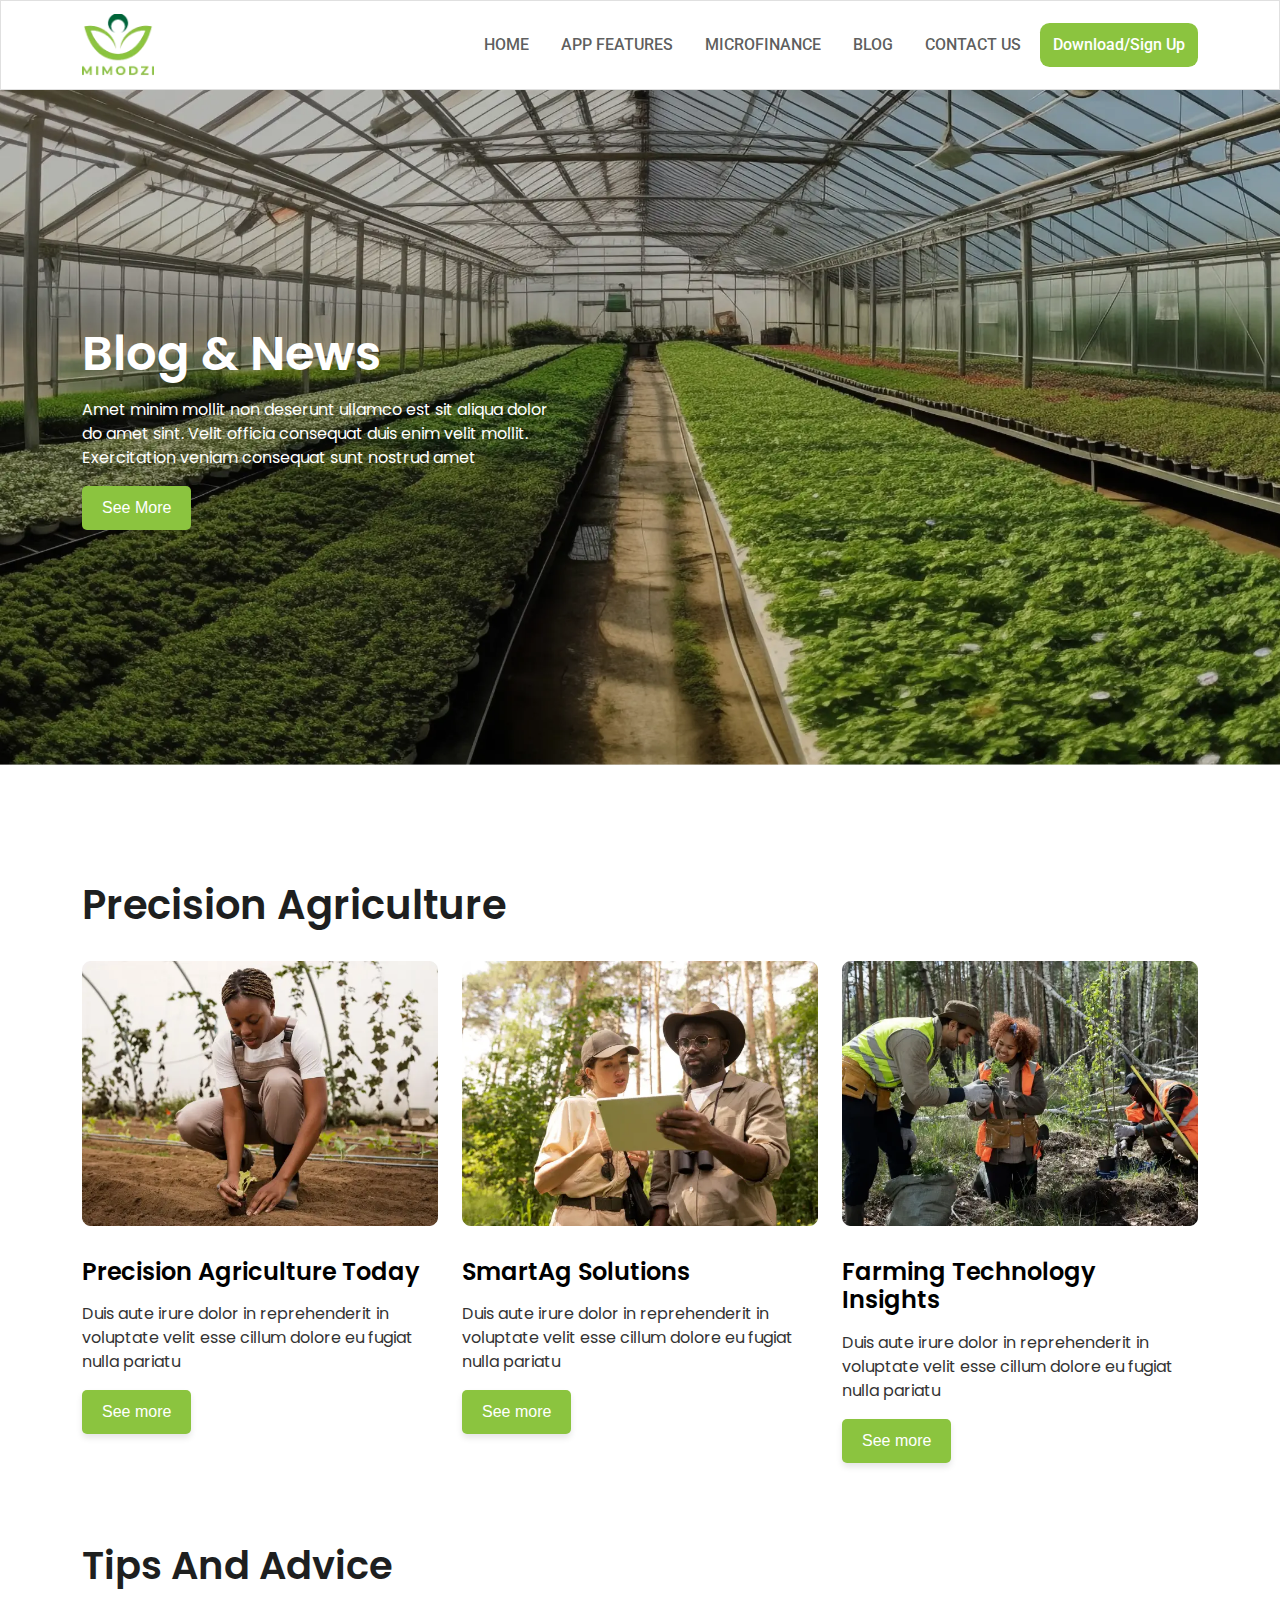
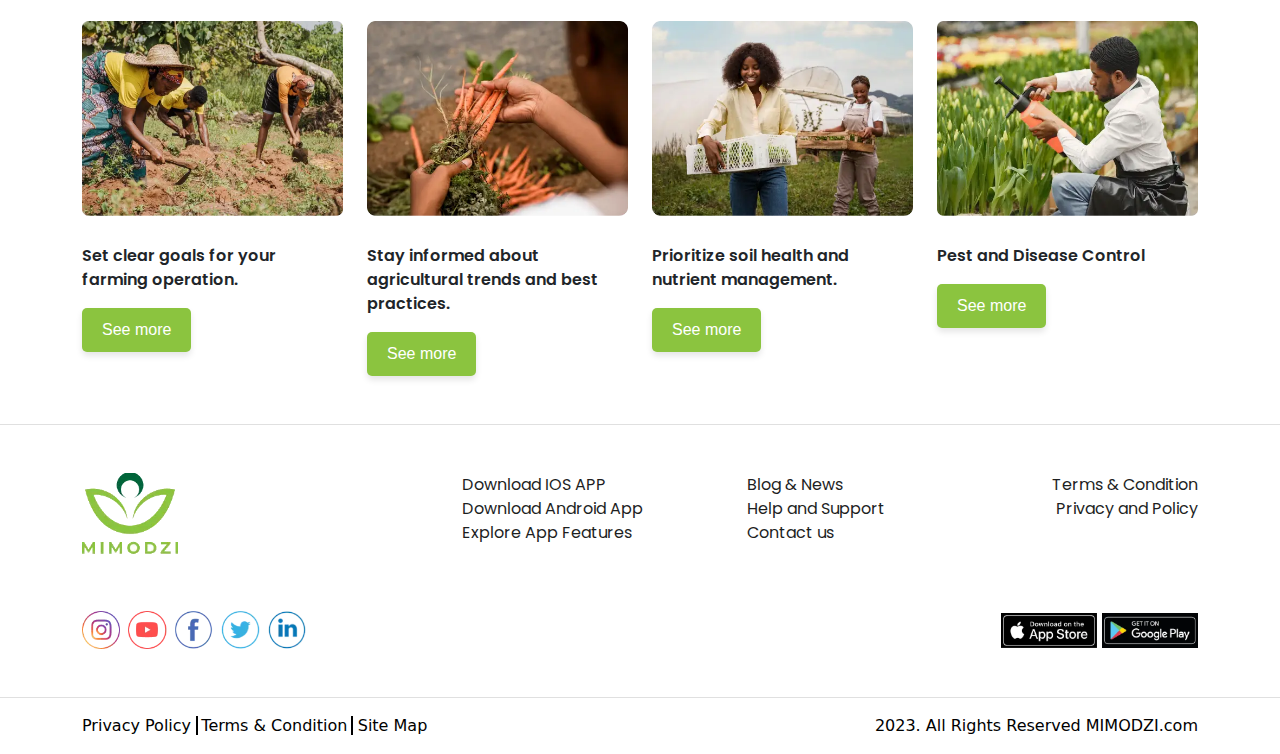
<file: html/blog.html>
<!DOCTYPE html>
<html lang="en">
<head>
    <meta charset="UTF-8">
    <meta name="viewport" content="width=device-width, initial-scale=1.0">
    <title>MIMODZI</title>
    <link rel="shortcut icon" href="../img/main_log.webp" type="image/x-icon">
    <!-- css link start -->
    <link rel="preconnect" href="https://fonts.googleapis.com">
    <link rel="preconnect" href="https://fonts.gstatic.com" crossorigin>
    <link href="https://fonts.googleapis.com/css2?family=Poppins:ital,wght@0,100;0,200;0,300;0,400;0,500;0,600;0,700;0,800;0,900;1,100;1,200;1,300;1,400;1,500;1,600;1,700;1,800;1,900&family=Roboto:ital,wght@0,100;0,300;0,400;0,500;0,700;0,900;1,100;1,300;1,400;1,500;1,700;1,900&display=swap" rel="stylesheet">
     <link rel="stylesheet" href="../css/all.css">
     <link rel="stylesheet" href="../css/bootstrap.min.css">
     <link rel="stylesheet" href="../css/slick.css">
     <link rel="stylesheet" href="../css/style.css">
     <link rel="stylesheet" href="../css/responsive.css">
    <!-- css link end -->
</head>
<body>
    
    <!-- navBar area start -->
    <section id="header">
        <nav class="navbar navbar-expand-lg bg-white">
            <div class="container">
              <a class="navbar-brand" href="../index.html">
                <img src="../img/main_log.webp" class="img-fluid w-auto" alt="main logo">
              </a>
              <button class="navbar-toggler" type="button" data-bs-toggle="collapse" data-bs-target="#navbarSupportedContent" aria-controls="navbarSupportedContent" aria-expanded="false" aria-label="Toggle navigation">
                <span class="navbar-toggler-icon"></span>
              </button>
              <div class="collapse navbar-collapse" id="navbarSupportedContent">
                <ul class="navbar-nav ms-auto mb-2 mb-lg-0">
                  <li class="nav-item">
                    <a class="nav-link" aria-current="page" href="../index.html">Home</a>
                  </li>
                  <li class="nav-item">
                    <a class="nav-link" href="./appFeatures.html">App Features</a>
                  </li>
                  <li class="nav-item">
                    <a class="nav-link" href="./microfinanceMarketplace.html">Microfinance</a>
                  </li>
                  <li class="nav-item">
                    <a class="nav-link" href="./blog.html">Blog</a>
                  </li>
                  <li class="nav-item">
                    <a class="nav-link" href="./contactUs.html">Contact Us</a>
                  </li>
                  <li class="nav-item">
                    <a class="nav-link nav_btn" href="../index.html">Download/Sign Up</a>
                  </li>
                  
                </ul>
                
              </div>
            </div>
        </nav>
    </section>

    <!-- navBar area end -->

    <main>
        <div class="blog_banner">
            <div class="container">
                <div class="blog_text_area">
                    <div class="blog_banner_text">
                        <h2>Blog & News</h2>
                        <p>Amet minim mollit non deserunt ullamco est sit aliqua dolor <br>do amet sint. Velit officia consequat duis enim velit mollit. <br>Exercitation veniam consequat sunt nostrud amet</p>
                        <a href="" class="btn">See More</a>
                    </div>
                </div>
            </div>
        </div>
        <div class="container">
            <div class="Precision_area">
                <h1>Precision Agriculture</h1>
                <div class="row gy-4">
                    <div class="col-xl-4 col-lg-4 col-md-4 col-sm-6">
                        <div class="Precision_area_single_part">
                            <div class="Precision_area_img">
                                <img src="../img/Precision_area1.webp" class="img-fluid w-100" alt="">
                            </div>
                            <h2>Precision Agriculture Today</h2>
                            <p>Duis aute irure dolor in reprehenderit in voluptate velit esse cillum dolore eu fugiat nulla pariatu</p>
                            <a href="" class="btn">See more</a>
                        </div>
                    </div>
                    <div class="col-xl-4 col-lg-4 col-md-4 col-sm-6">
                        <div class="Precision_area_single_part">
                            <div class="Precision_area_img">
                                <img src="../img/Precision_area2.webp" class="img-fluid w-100" alt="">
                            </div>
                            <h2>SmartAg Solutions</h2>
                            <p>Duis aute irure dolor in reprehenderit in voluptate velit esse cillum dolore eu fugiat nulla pariatu</p>
                            <a href="" class="btn">See more</a>
                        </div>
                    </div>
                    <div class="col-xl-4 col-lg-4 col-md-4 col-sm-6">
                        <div class="Precision_area_single_part">
                            <div class="Precision_area_img">
                                <img src="../img/Precision_area3.webp" class="img-fluid w-100" alt="">
                            </div>
                            <h2>Farming Technology Insights</h2>
                            <p>Duis aute irure dolor in reprehenderit in voluptate velit esse cillum dolore eu fugiat nulla pariatu</p>
                            <a href="" class="btn">See more</a>
                        </div>
                    </div>
                </div>
            </div>
            <div class="advice_area">
                <h1>Tips And Advice</h1>
                <div class="row gy-4">
                    <div class="col-xl-3 col-lg-3 col-md-3 col-sm-6">
                        <div class="advice_area_img">
                            <img src="../img/advice_img1.webp" class="img-fluid w-100" alt="">
                            <p>Set clear goals for your farming operation.</p>
                            <a href="" class="btn">See more</a>
                        </div>
                    </div>
                    <div class="col-xl-3 col-lg-3 col-md-3 col-sm-6">
                        <div class="advice_area_img">
                            <img src="../img/advice_img2.webp" class="img-fluid w-100" alt="">
                            <p>Stay informed about agricultural trends and best practices.</p>
                            <a href="" class="btn">See more</a>
                        </div>
                    </div>
                    <div class="col-xl-3 col-lg-3 col-md-3 col-sm-6">
                        <div class="advice_area_img">
                            <img src="../img/advice_img3.webp" class="img-fluid w-100" alt="">
                            <p>Prioritize soil health and nutrient management.</p>
                            <a href="" class="btn">See more</a>
                        </div>
                    </div>
                    <div class="col-xl-3 col-lg-3 col-md-3 col-sm-6">
                        <div class="advice_area_img">
                            <img src="../img/advice_img4.webp" class="img-fluid w-100" alt="">
                            <p>Pest and Disease Control</p>
                            <a href="" class="btn">See more</a>
                        </div>
                    </div>
                </div>
            </div>
        </div>
    </main>



    <!-- footer area start -->
     <footer>
        <div class="footer_top">
          <div class="container">
            <div class="row gy-3">
              <div class="col-xl-4 col-lg-4 col-md-6 col-sm-6 col-6">
                <div class="footer_logo">
                  <a href="../index.html">
                    <img src="../img/main_log.webp" class="img-fluid w-auto" alt="">
                  </a>
                </div>
              </div>
              <div class="col-xl-3 col-lg-3 col-md-6 col-sm-6 col-6">
                <div class="footer_menu1">
                  <a href="#">Download IOS APP</a>
                  <a href="#">Download Android App</a>
                  <a href="./appFeatures.html">Explore App Features</a>
                </div>
              </div>
              <div class="col-xl-2 col-lg-2 col-md-6 col-sm-6 col-6">
                <div class="footer_menu2">
                  <a href="./blog.html">Blog & News</a>
                  <a href="">Help and Support</a>
                  <a href="./contactUs.html">Contact us</a>
                </div>
              </div>
              <div class="col-xl-3 col-lg-3 col-md-6 col-sm-6 col-6">
                <div class="footer_menu3">
                  <a href="./terms&conditions.html">Terms & Condition</a>
                  <a href="./privacy&Policy.html">Privacy and Policy</a>
                </div>
              </div>
            </div>
  
            
            <div class="footer_top_icon flex_space_between">
              <div class="footer_icon_left d-flex">
                <a href="https://www.instagram.com/sabbirhossen924/" target="_blank">
                    <img src="../img/footer_icon1.webp" class="img-fluid w-auto" alt="">
                </a>
                <a href="https://www.youtube.com/@SabbirHossen-mx3lz" target="_blank">
                    <img src="../img/footer_icon2.webp" class="img-fluid w-auto" alt="">
                </a>
                <a href="https://www.facebook.com/profile.php?id=100039242280080" target="_blank">
                    <img src="../img/footer_icon3.webp" class="img-fluid w-auto" alt="">
                </a>
                <a href="https://x.com/SabbirH9459378" target="_blank">
                    <img src="../img/footer_icon4.webp" class="img-fluid w-auto" alt="">
                </a>
                <a href="https://www.linkedin.com/in/sabbir-hossen-19639b330/" target="_blank">
                    <img src="../img/footer_icon5.webp" class="img-fluid w-auto" alt="">
                </a>
              </div>
              <div class="gooter_icon_right">
                <a href="">
                  <img src="../img/footer_right_icon.webp" class="img-fluid w-auto" alt="">
                </a>
                <a href="">
                  <img src="../img/footer_right_icon2.webp" class="img-fluid w-auto" alt="">
                </a>
              </div>
            </div>
            
            </div>
          </div>
        </div>
        <div class="footer_buttom">
          <div class="container">
            <div class="footer_buttom_contant flex_space_between">
              <div class="footer_buttom_left ">
                <a href="./privacy&Policy.html">Privacy Policy</a>
                <a href="./terms&conditions.html" class="footer_buttom_boder">Terms & Condition</a>
                <a href="">Site Map</a>
              </div>
              <div class="footer_buttom_right">
                <p>2023. All Rights Reserved MIMODZI.com </p>
              </div>
            </div>
           
            
          </div>
        </div>
       </footer>
      <!-- footer area end -->
  
  
      <!-- js link start -->
       <script src="../js/jquery-3.7.1.min.js"></script>
       <script src="../js/jquery.waypoints.min.js"></script>
       <script src="../js/jquery.countup.js"></script>
       <script src="../js/slick.min.js"></script>
       <script src="../js/bootstrap.bundle.min.js"></script>
       <script src="../js/custom.js"></script>
      <!-- js link end -->
  </body>
  </html>
</file>
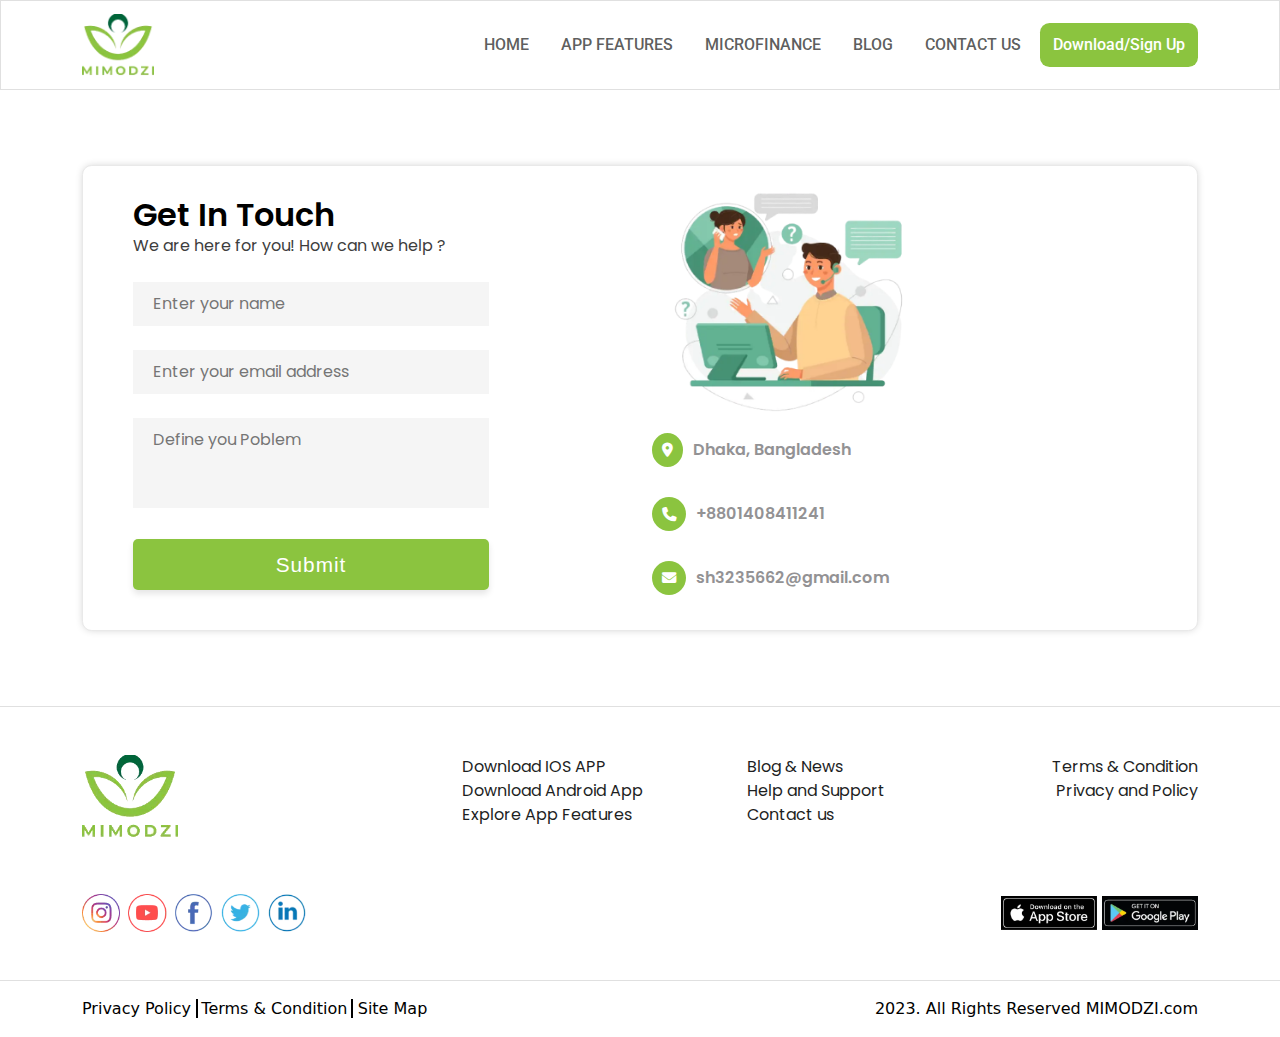
<file: html/contactUs.html>
<!DOCTYPE html>
<html lang="en">
<head>
    <meta charset="UTF-8">
    <meta name="viewport" content="width=device-width, initial-scale=1.0">
    <title>MIMODZI</title>
    <link rel="shortcut icon" href="../img/main_log.webp" type="image/x-icon">
    <!-- css link start -->
    <link rel="preconnect" href="https://fonts.googleapis.com">
    <link rel="preconnect" href="https://fonts.gstatic.com" crossorigin>
    <link href="https://fonts.googleapis.com/css2?family=Poppins:ital,wght@0,100;0,200;0,300;0,400;0,500;0,600;0,700;0,800;0,900;1,100;1,200;1,300;1,400;1,500;1,600;1,700;1,800;1,900&family=Roboto:ital,wght@0,100;0,300;0,400;0,500;0,700;0,900;1,100;1,300;1,400;1,500;1,700;1,900&display=swap" rel="stylesheet">
     <link rel="stylesheet" href="../css/all.css">
     <link rel="stylesheet" href="../css/bootstrap.min.css">
     <link rel="stylesheet" href="../css/slick.css">
     <link rel="stylesheet" href="../css/style.css">
     <link rel="stylesheet" href="../css/responsive.css">
    <!-- css link end -->
</head>
<body>
    
    <!-- navBar area start -->
    <section id="header">
        <nav class="navbar navbar-expand-lg bg-white">
            <div class="container">
              <a class="navbar-brand" href="../index.html">
                <img src="../img/main_log.webp" class="img-fluid w-auto" alt="main logo">
              </a>
              <button class="navbar-toggler" type="button" data-bs-toggle="collapse" data-bs-target="#navbarSupportedContent" aria-controls="navbarSupportedContent" aria-expanded="false" aria-label="Toggle navigation">
                <span class="navbar-toggler-icon"></span>
              </button>
              <div class="collapse navbar-collapse" id="navbarSupportedContent">
                <ul class="navbar-nav ms-auto mb-2 mb-lg-0">
                  <li class="nav-item">
                    <a class="nav-link" aria-current="page" href="../index.html">Home</a>
                  </li>
                  <li class="nav-item">
                    <a class="nav-link" href="./appFeatures.html">App Features</a>
                  </li>
                  <li class="nav-item">
                    <a class="nav-link" href="./microfinanceMarketplace.html">Microfinance</a>
                  </li>
                  <li class="nav-item">
                    <a class="nav-link" href="./blog.html">Blog</a>
                  </li>
                  <li class="nav-item">
                    <a class="nav-link" href="./contactUs.html">Contact Us</a>
                  </li>
                  <li class="nav-item">
                    <a class="nav-link nav_btn" href="../index.html">Download/Sign Up</a>
                  </li>
                  
                </ul>
                
              </div>
            </div>
        </nav>
    </section>

    <!-- navBar area end -->

    <main>
        <div class="container">
            <div class="contact_area cart">
                <div class="row">
                    <div class="col-xl-6 col-lg-6 col-md-6 col-sm-12">
                        <div class="contact_left_area">
                            <h3>Get In Touch</h3>
                            <p>We are here for you! How can we help ?</p>
                            <form action="" class="form">
                                <div class="form_contorl">
                                    <input type="text" id="name" required autocomplete="name" placeholder="Enter your name">
                                </div>
                                <div class="form_contorl">
                                    <input type="email" id="email" required autocomplete="Email" placeholder="Enter your email address" >
                                </div>
                                <div class="form_contorl">
                                    <textarea name="message" id="message" placeholder="Define you Poblem"></textarea>
                                </div>
                                <div class="form_contorl form_brn_field">
                                    <button type="submit" class="btn contact_btn">submit</button>
                                </div>
                            </form>
                        </div>
                    </div>
                    <div class="col-xl-6 col-lg-6 col-md-6 col-sm-12">
                        <div class="contact_right_area">
                            <div class="contact_right_area_img">
                                <img src="../img/contact_area_img.webp" class="img-fluid w-50" alt="">
                            </div>
                            <address>
                                <p><span><i class="fas fa-map-marker-alt"></i></span>Dhaka, Bangladesh</p>
                                
                                <p><span class="phone"><i class="fas fa-phone-alt"></i></span><a href="tel:+8801408411241">+8801408411241</a></p>
                                <p><span><i class="fas fa-envelope"></i></span><a href="mailto:sh3235662@gmail.com">sh3235662@gmail.com</a></p>
                            </address>
                        </div>
                    </div>
                </div>
            </div>
        </div>
    </main>




    <!-- footer area start -->
     <footer>
        <div class="footer_top">
          <div class="container">
            <div class="row gy-3">
              <div class="col-xl-4 col-lg-4 col-md-6 col-sm-6 col-6">
                <div class="footer_logo">
                  <a href="../index.html">
                    <img src="../img/main_log.webp" class="img-fluid w-auto" alt="">
                  </a>
                </div>
              </div>
              <div class="col-xl-3 col-lg-3 col-md-6 col-sm-6 col-6">
                <div class="footer_menu1">
                  <a href="#">Download IOS APP</a>
                  <a href="#">Download Android App</a>
                  <a href="./appFeatures.html">Explore App Features</a>
                </div>
              </div>
              <div class="col-xl-2 col-lg-2 col-md-6 col-sm-6 col-6">
                <div class="footer_menu2">
                  <a href="./blog.html">Blog & News</a>
                  <a href="">Help and Support</a>
                  <a href="./contactUs.html">Contact us</a>
                </div>
              </div>
              <div class="col-xl-3 col-lg-3 col-md-6 col-sm-6 col-6">
                <div class="footer_menu3">
                  <a href="./terms&conditions.html">Terms & Condition</a>
                  <a href="./privacy&Policy.html">Privacy and Policy</a>
                </div>
              </div>
            </div>
  
            
            <div class="footer_top_icon flex_space_between">
              <div class="footer_icon_left d-flex">
                <a href="https://www.instagram.com/sabbirhossen924/" target="_blank">
                    <img src="../img/footer_icon1.webp" class="img-fluid w-auto" alt="">
                </a>
                <a href="https://www.youtube.com/@SabbirHossen-mx3lz" target="_blank">
                    <img src="../img/footer_icon2.webp" class="img-fluid w-auto" alt="">
                </a>
                <a href="https://www.facebook.com/profile.php?id=100039242280080" target="_blank">
                    <img src="../img/footer_icon3.webp" class="img-fluid w-auto" alt="">
                </a>
                <a href="https://x.com/SabbirH9459378" target="_blank">
                    <img src="../img/footer_icon4.webp" class="img-fluid w-auto" alt="">
                </a>
                <a href="https://www.linkedin.com/in/sabbir-hossen-19639b330/" target="_blank">
                    <img src="../img/footer_icon5.webp" class="img-fluid w-auto" alt="">
                </a>
              </div>
              <div class="gooter_icon_right">
                <a href="">
                  <img src="../img/footer_right_icon.webp" class="img-fluid w-auto" alt="">
                </a>
                <a href="">
                  <img src="../img/footer_right_icon2.webp" class="img-fluid w-auto" alt="">
                </a>
              </div>
            </div>
            
            </div>
          </div>
        </div>
        <div class="footer_buttom">
          <div class="container">
            <div class="footer_buttom_contant flex_space_between">
              <div class="footer_buttom_left ">
                <a href="./privacy&Policy.html">Privacy Policy</a>
                <a href="./terms&conditions.html" class="footer_buttom_boder">Terms & Condition</a>
                <a href="">Site Map</a>
              </div>
              <div class="footer_buttom_right">
                <p>2023. All Rights Reserved MIMODZI.com </p>
              </div>
            </div>
           
            
          </div>
        </div>
       </footer>
      <!-- footer area end -->
  
  
      <!-- js link start -->
       <script src="../js/jquery-3.7.1.min.js"></script>
       <script src="../js/jquery.waypoints.min.js"></script>
       <script src="../js/jquery.countup.js"></script>
       <script src="../js/slick.min.js"></script>
       <script src="../js/bootstrap.bundle.min.js"></script>
       <script src="../js/custom.js"></script>
      <!-- js link end -->
  </body>
  </html>
</file>
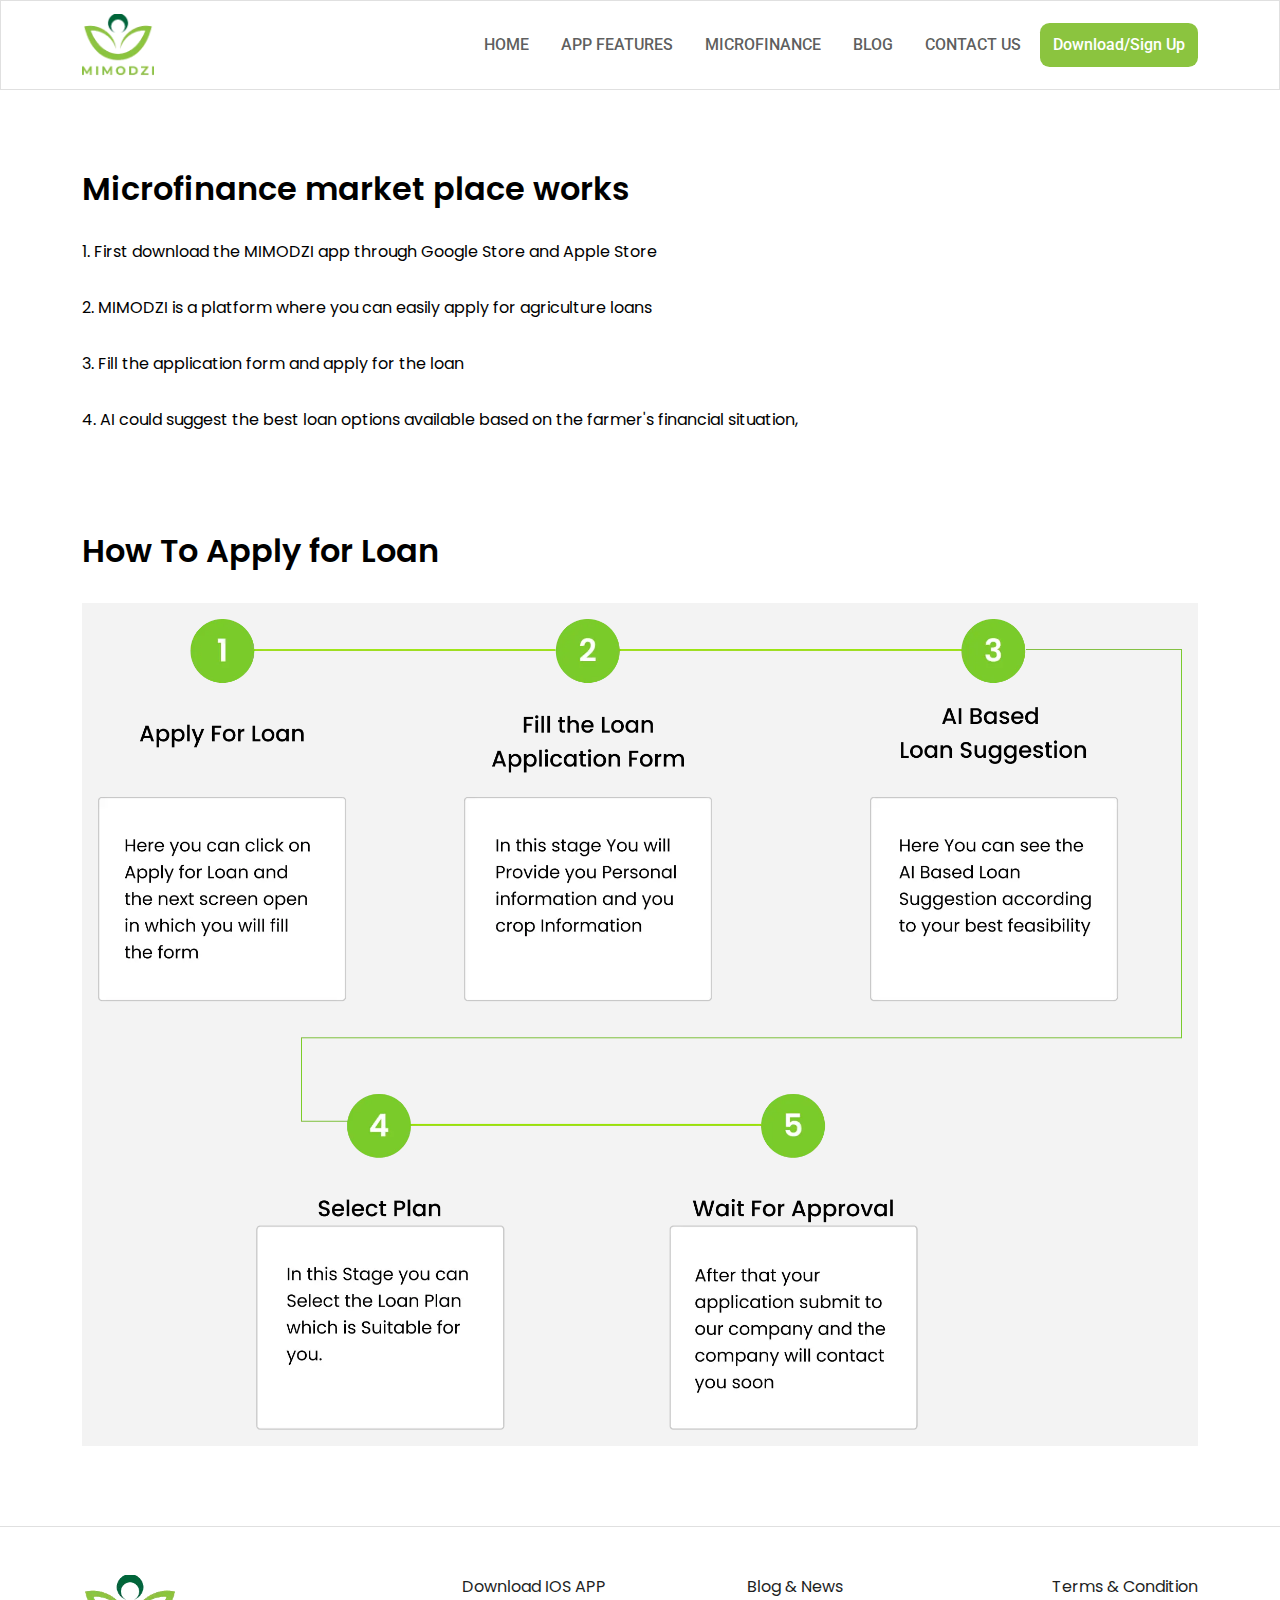
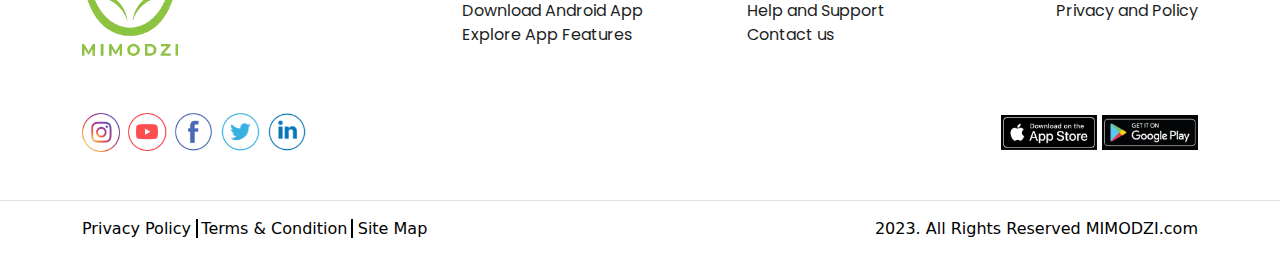
<file: html/microfinanceMarketplace.html>
<!DOCTYPE html>
<html lang="en">
<head>
    <meta charset="UTF-8">
    <meta name="viewport" content="width=device-width, initial-scale=1.0">
    <title>MIMODZI</title>
    <link rel="shortcut icon" href="../img/main_log.webp" type="image/x-icon">
    <!-- css link start -->
    <link rel="preconnect" href="https://fonts.googleapis.com">
    <link rel="preconnect" href="https://fonts.gstatic.com" crossorigin>
    <link href="https://fonts.googleapis.com/css2?family=Poppins:ital,wght@0,100;0,200;0,300;0,400;0,500;0,600;0,700;0,800;0,900;1,100;1,200;1,300;1,400;1,500;1,600;1,700;1,800;1,900&family=Roboto:ital,wght@0,100;0,300;0,400;0,500;0,700;0,900;1,100;1,300;1,400;1,500;1,700;1,900&display=swap" rel="stylesheet">
     <link rel="stylesheet" href="../css/all.css">
     <link rel="stylesheet" href="../css/bootstrap.min.css">
     <link rel="stylesheet" href="../css/slick.css">
     <link rel="stylesheet" href="../css/style.css">
     <link rel="stylesheet" href="../css/responsive.css">
    <!-- css link end -->
</head>
<body>
    
    <!-- navBar area start -->
    <section id="header">
        <nav class="navbar navbar-expand-lg bg-white">
            <div class="container">
              <a class="navbar-brand" href="../index.html">
                <img src="../img/main_log.webp" class="img-fluid w-auto" alt="main logo">
              </a>
              <button class="navbar-toggler" type="button" data-bs-toggle="collapse" data-bs-target="#navbarSupportedContent" aria-controls="navbarSupportedContent" aria-expanded="false" aria-label="Toggle navigation">
                <span class="navbar-toggler-icon"></span>
              </button>
              <div class="collapse navbar-collapse" id="navbarSupportedContent">
                <ul class="navbar-nav ms-auto mb-2 mb-lg-0">
                  <li class="nav-item">
                    <a class="nav-link" aria-current="page" href="../index.html">Home</a>
                  </li>
                  <li class="nav-item">
                    <a class="nav-link" href="./appFeatures.html">App Features</a>
                  </li>
                  <li class="nav-item">
                    <a class="nav-link" href="./microfinanceMarketplace.html">Microfinance</a>
                  </li>
                  <li class="nav-item">
                    <a class="nav-link" href="./blog.html">Blog</a>
                  </li>
                  <li class="nav-item">
                    <a class="nav-link" href="./contactUs.html">Contact Us</a>
                  </li>
                  <li class="nav-item">
                    <a class="nav-link nav_btn" href="../index.html">Download/Sign Up</a>
                  </li>
                  
                </ul>
                
              </div>
            </div>
        </nav>
    </section>

    <!-- navBar area end -->


    <main>
        <div class="container">
            <div class="microfinance_area">
                <h2>Microfinance market place works </h2>
                <p>1. First download the MIMODZI app through Google Store and Apple Store</p>
                <p>2. MIMODZI is a platform where you can easily apply for agriculture loans</p>
                <p>3. Fill the application form and apply for the loan</p>
                <p>4. AI could suggest the best loan options available based on the farmer's financial situation,</p>
                <h4>How To Apply for Loan</h4>
                <div class="microfinance_img_area">
                    <img src="../img/microfinance_img.webp" class="img-fluid w-100" alt="">
                </div>
            </div>
        </div>
    </main>



    <!-- footer area start -->
     <footer>
        <div class="footer_top">
          <div class="container">
            <div class="row gy-3">
              <div class="col-xl-4 col-lg-4 col-md-6 col-sm-6 col-6">
                <div class="footer_logo">
                  <a href="../index.html">
                    <img src="../img/main_log.webp" class="img-fluid w-auto" alt="">
                  </a>
                </div>
              </div>
              <div class="col-xl-3 col-lg-3 col-md-6 col-sm-6 col-6">
                <div class="footer_menu1">
                  <a href="#">Download IOS APP</a>
                  <a href="#">Download Android App</a>
                  <a href="./appFeatures.html">Explore App Features</a>
                </div>
              </div>
              <div class="col-xl-2 col-lg-2 col-md-6 col-sm-6 col-6">
                <div class="footer_menu2">
                  <a href="./blog.html">Blog & News</a>
                  <a href="">Help and Support</a>
                  <a href="./contactUs.html">Contact us</a>
                </div>
              </div>
              <div class="col-xl-3 col-lg-3 col-md-6 col-sm-6 col-6">
                <div class="footer_menu3">
                  <a href="./terms&conditions.html">Terms & Condition</a>
                  <a href="./privacy&Policy.html">Privacy and Policy</a>
                </div>
              </div>
            </div>
  
            
            <div class="footer_top_icon flex_space_between">
              <div class="footer_icon_left d-flex">
                <a href="https://www.instagram.com/sabbirhossen924/" target="_blank">
                    <img src="../img/footer_icon1.webp" class="img-fluid w-auto" alt="">
                </a>
                <a href="https://www.youtube.com/@SabbirHossen-mx3lz" target="_blank">
                    <img src="../img/footer_icon2.webp" class="img-fluid w-auto" alt="">
                </a>
                <a href="https://www.facebook.com/profile.php?id=100039242280080" target="_blank">
                    <img src="../img/footer_icon3.webp" class="img-fluid w-auto" alt="">
                </a>
                <a href="https://x.com/SabbirH9459378" target="_blank">
                    <img src="../img/footer_icon4.webp" class="img-fluid w-auto" alt="">
                </a>
                <a href="https://www.linkedin.com/in/sabbir-hossen-19639b330/" target="_blank">
                    <img src="../img/footer_icon5.webp" class="img-fluid w-auto" alt="">
                </a>
              </div>
              <div class="gooter_icon_right">
                <a href="">
                  <img src="../img/footer_right_icon.webp" class="img-fluid w-auto" alt="">
                </a>
                <a href="">
                  <img src="../img/footer_right_icon2.webp" class="img-fluid w-auto" alt="">
                </a>
              </div>
            </div>
            
            </div>
          </div>
        </div>
        <div class="footer_buttom">
          <div class="container">
            <div class="footer_buttom_contant flex_space_between">
              <div class="footer_buttom_left ">
                <a href="./privacy&Policy.html">Privacy Policy</a>
                <a href="./terms&conditions.html" class="footer_buttom_boder">Terms & Condition</a>
                <a href="">Site Map</a>
              </div>
              <div class="footer_buttom_right">
                <p>2023. All Rights Reserved MIMODZI.com </p>
              </div>
            </div>
           
            
          </div>
        </div>
       </footer>
      <!-- footer area end -->
  
  
      <!-- js link start -->
       <script src="../js/jquery-3.7.1.min.js"></script>
       <script src="../js/jquery.waypoints.min.js"></script>
       <script src="../js/jquery.countup.js"></script>
       <script src="../js/slick.min.js"></script>
       <script src="../js/bootstrap.bundle.min.js"></script>
       <script src="../js/custom.js"></script>
      <!-- js link end -->
  </body>
  </html>
</file>
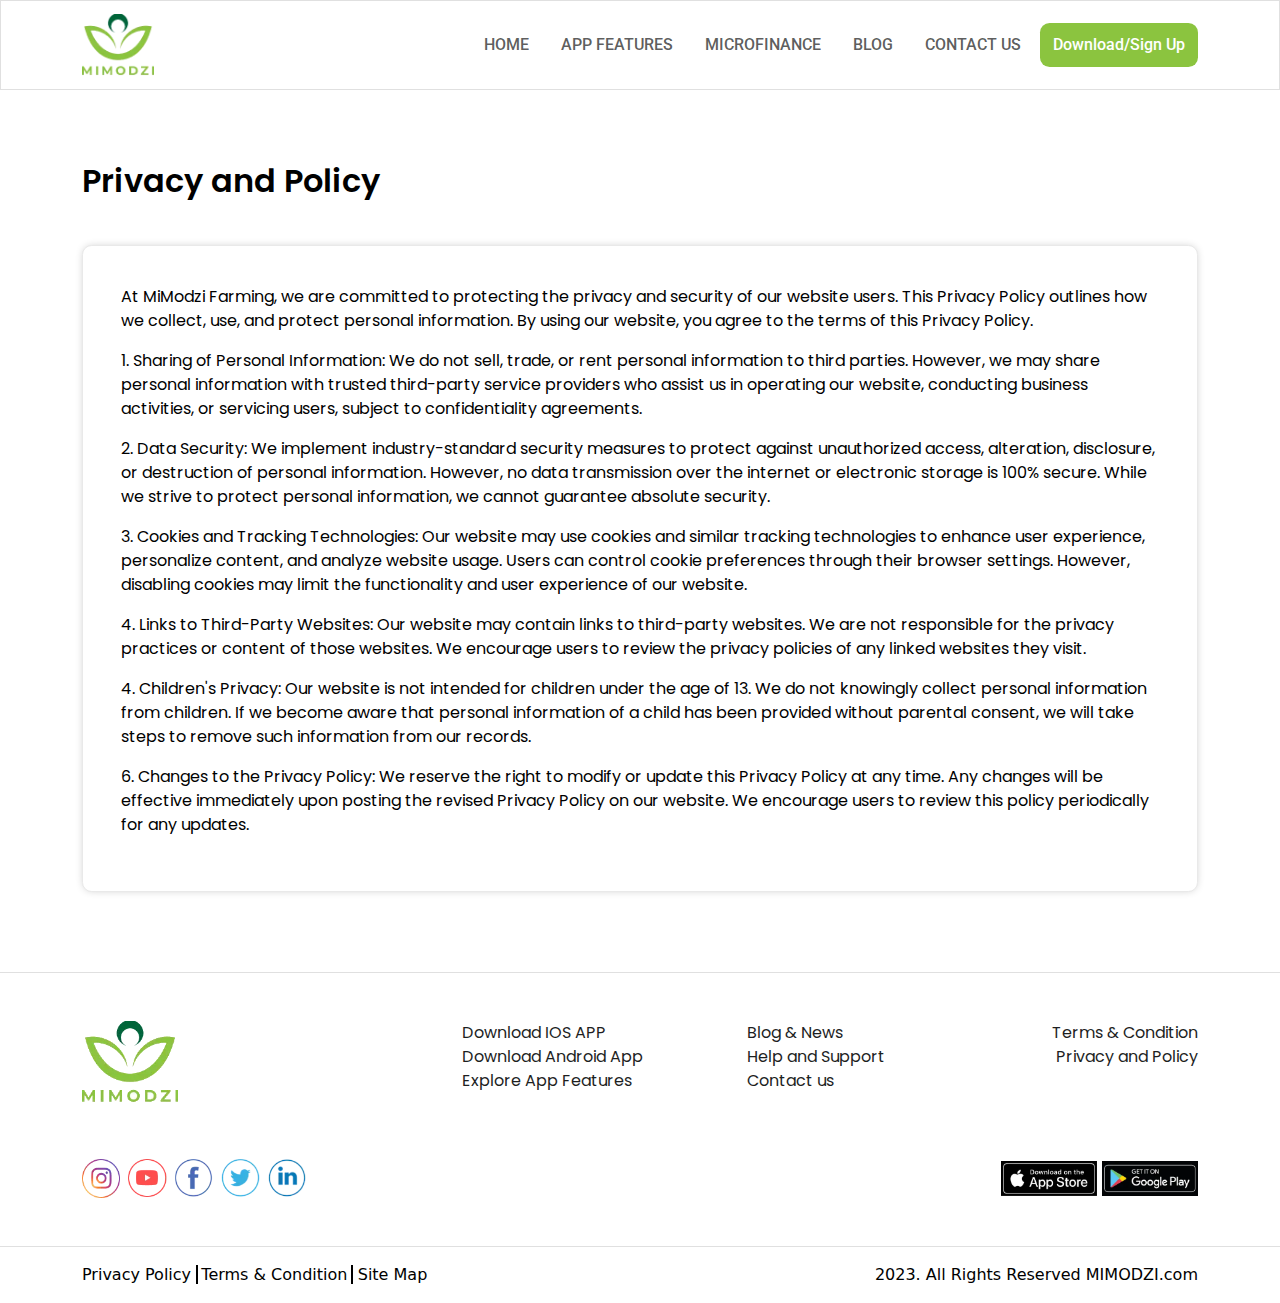
<file: html/privacy&Policy.html>
<!DOCTYPE html>
<html lang="en">
<head>
    <meta charset="UTF-8">
    <meta name="viewport" content="width=device-width, initial-scale=1.0">
    <title>MIMODZI</title>
    <link rel="shortcut icon" href="../img/main_log.webp" type="image/x-icon">
    <!-- css link start -->
    <link rel="preconnect" href="https://fonts.googleapis.com">
    <link rel="preconnect" href="https://fonts.gstatic.com" crossorigin>
    <link href="https://fonts.googleapis.com/css2?family=Poppins:ital,wght@0,100;0,200;0,300;0,400;0,500;0,600;0,700;0,800;0,900;1,100;1,200;1,300;1,400;1,500;1,600;1,700;1,800;1,900&family=Roboto:ital,wght@0,100;0,300;0,400;0,500;0,700;0,900;1,100;1,300;1,400;1,500;1,700;1,900&display=swap" rel="stylesheet">
     <link rel="stylesheet" href="../css/all.css">
     <link rel="stylesheet" href="../css/bootstrap.min.css">
     <link rel="stylesheet" href="../css/slick.css">
     <link rel="stylesheet" href="../css/style.css">
     <link rel="stylesheet" href="../css/responsive.css">
    <!-- css link end -->
</head>
<body>
    
    <!-- navBar area start -->
    <section id="header">
        <nav class="navbar navbar-expand-lg bg-white">
            <div class="container">
              <a class="navbar-brand" href="../index.html">
                <img src="../img/main_log.webp" class="img-fluid w-auto" alt="main logo">
              </a>
              <button class="navbar-toggler" type="button" data-bs-toggle="collapse" data-bs-target="#navbarSupportedContent" aria-controls="navbarSupportedContent" aria-expanded="false" aria-label="Toggle navigation">
                <span class="navbar-toggler-icon"></span>
              </button>
              <div class="collapse navbar-collapse" id="navbarSupportedContent">
                <ul class="navbar-nav ms-auto mb-2 mb-lg-0">
                  <li class="nav-item">
                    <a class="nav-link" aria-current="page" href="../index.html">Home</a>
                  </li>
                  <li class="nav-item">
                    <a class="nav-link" href="./appFeatures.html">App Features</a>
                  </li>
                  <li class="nav-item">
                    <a class="nav-link" href="./microfinanceMarketplace.html">Microfinance</a>
                  </li>
                  <li class="nav-item">
                    <a class="nav-link" href="./blog.html">Blog</a>
                  </li>
                  <li class="nav-item">
                    <a class="nav-link" href="./contactUs.html">Contact Us</a>
                  </li>
                  <li class="nav-item">
                    <a class="nav-link nav_btn" href="../index.html">Download/Sign Up</a>
                  </li>
                  
                </ul>
                
              </div>
            </div>
        </nav>
    </section>

    <!-- navBar area end -->


    <main>
        <div class="container">
            <div class="terms_area">
                <div class="terms_top_area">
                    <h2>Privacy and Policy</h2>
                </div>
                <div class="terms_text_area cart">
                    <p>At MiModzi Farming, we are committed to protecting the privacy and security of our website users. This Privacy Policy outlines how we collect, use, and protect personal information. By using our website, you agree to the terms of this Privacy Policy.</p>
                    <p>1. Sharing of Personal Information: We do not sell, trade, or rent personal information to third parties. However, we may share personal information with trusted third-party service providers who assist us in operating our website, conducting business activities, or servicing users, subject to confidentiality agreements.</p>
                    <p>2. Data Security: We implement industry-standard security measures to protect against unauthorized access, alteration, disclosure, or destruction of personal information. However, no data transmission over the internet or electronic storage is 100% secure. While we strive to protect personal information, we cannot guarantee absolute security.</p>
                    <p>3. Cookies and Tracking Technologies: Our website may use cookies and similar tracking technologies to enhance user experience, personalize content, and analyze website usage. Users can control cookie preferences through their browser settings. However, disabling cookies may limit the functionality and user experience of our website.</p>
                    <p>4. Links to Third-Party Websites: Our website may contain links to third-party websites. We are not responsible for the privacy practices or content of those websites. We encourage users to review the privacy policies of any linked websites they visit.</p>
                    <p>4. Children's Privacy: Our website is not intended for children under the age of 13. We do not knowingly collect personal information from children. If we become aware that personal information of a child has been provided without parental consent, we will take steps to remove such information from our records. </p>
                    <p>6. Changes to the Privacy Policy: We reserve the right to modify or update this Privacy Policy at any time. Any changes will be effective immediately upon posting the revised Privacy Policy on our website. We encourage users to review this policy periodically for any updates.</p>
                </div>
            </div>
        </div>
    </main>

    <!-- footer area start -->
     <footer>
        <div class="footer_top">
          <div class="container">
            <div class="row gy-3">
              <div class="col-xl-4 col-lg-4 col-md-6 col-sm-6 col-6">
                <div class="footer_logo">
                  <a href="../index.html">
                    <img src="../img/main_log.webp" class="img-fluid w-auto" alt="">
                  </a>
                </div>
              </div>
              <div class="col-xl-3 col-lg-3 col-md-6 col-sm-6 col-6">
                <div class="footer_menu1">
                  <a href="#">Download IOS APP</a>
                  <a href="#">Download Android App</a>
                  <a href="./appFeatures.html">Explore App Features</a>
                </div>
              </div>
              <div class="col-xl-2 col-lg-2 col-md-6 col-sm-6 col-6">
                <div class="footer_menu2">
                  <a href="./blog.html">Blog & News</a>
                  <a href="">Help and Support</a>
                  <a href="./contactUs.html">Contact us</a>
                </div>
              </div>
              <div class="col-xl-3 col-lg-3 col-md-6 col-sm-6 col-6">
                <div class="footer_menu3">
                  <a href="./terms&conditions.html">Terms & Condition</a>
                  <a href="./privacy&Policy.html">Privacy and Policy</a>
                </div>
              </div>
            </div>
  
            
            <div class="footer_top_icon flex_space_between">
              <div class="footer_icon_left d-flex">
                <a href="https://www.instagram.com/sabbirhossen924/" target="_blank">
                    <img src="../img/footer_icon1.webp" class="img-fluid w-auto" alt="">
                </a>
                <a href="https://www.youtube.com/@SabbirHossen-mx3lz" target="_blank">
                    <img src="../img/footer_icon2.webp" class="img-fluid w-auto" alt="">
                </a>
                <a href="https://www.facebook.com/profile.php?id=100039242280080" target="_blank">
                    <img src="../img/footer_icon3.webp" class="img-fluid w-auto" alt="">
                </a>
                <a href="https://x.com/SabbirH9459378" target="_blank">
                    <img src="../img/footer_icon4.webp" class="img-fluid w-auto" alt="">
                </a>
                <a href="https://www.linkedin.com/in/sabbir-hossen-19639b330/" target="_blank">
                    <img src="../img/footer_icon5.webp" class="img-fluid w-auto" alt="">
                </a>
              </div>
              <div class="gooter_icon_right">
                <a href="">
                  <img src="../img/footer_right_icon.webp" class="img-fluid w-auto" alt="">
                </a>
                <a href="">
                  <img src="../img/footer_right_icon2.webp" class="img-fluid w-auto" alt="">
                </a>
              </div>
            </div>
            
            </div>
          </div>
        </div>
        <div class="footer_buttom">
          <div class="container">
            <div class="footer_buttom_contant flex_space_between">
              <div class="footer_buttom_left ">
                <a href="./privacy&Policy.html">Privacy Policy</a>
                <a href="./terms&conditions.html" class="footer_buttom_boder">Terms & Condition</a>
                <a href="">Site Map</a>
              </div>
              <div class="footer_buttom_right">
                <p>2023. All Rights Reserved MIMODZI.com </p>
              </div>
            </div>
           
            
          </div>
        </div>
       </footer>
      <!-- footer area end -->
  
  
      <!-- js link start -->
       <script src="../js/jquery-3.7.1.min.js"></script>
       <script src="../js/jquery.waypoints.min.js"></script>
       <script src="../js/jquery.countup.js"></script>
       <script src="../js/slick.min.js"></script>
       <script src="../js/bootstrap.bundle.min.js"></script>
       <script src="../js/custom.js"></script>
      <!-- js link end -->
  </body>
  </html>
</file>
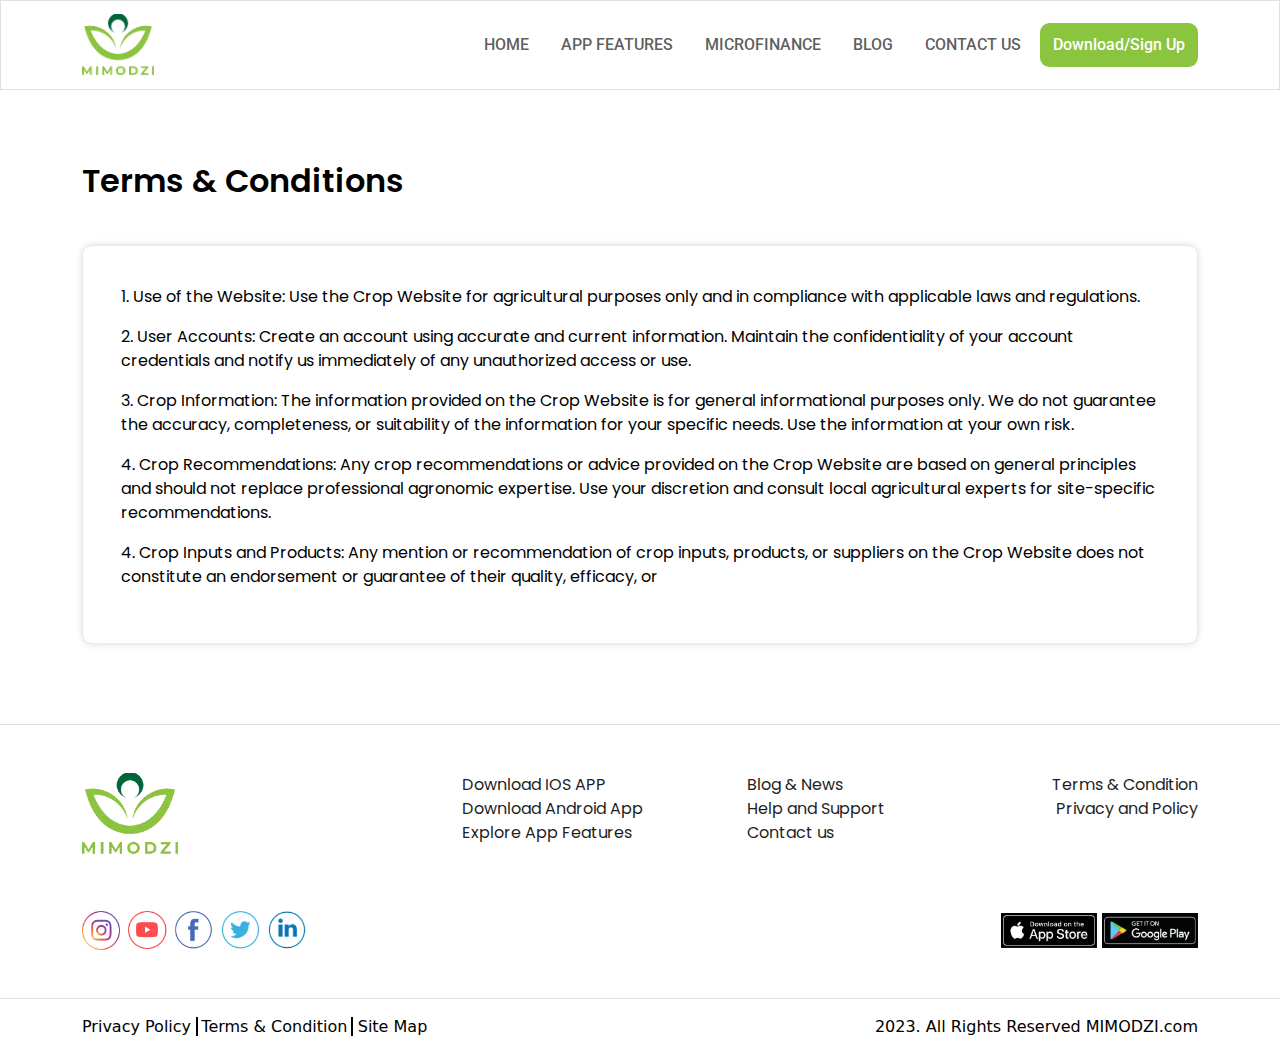
<file: html/terms&conditions.html>
<!DOCTYPE html>
<html lang="en">
<head>
    <meta charset="UTF-8">
    <meta name="viewport" content="width=device-width, initial-scale=1.0">
    <title>MIMODZI</title>
    <link rel="shortcut icon" href="../img/main_log.webp" type="image/x-icon">
    <!-- css link start -->
    <link rel="preconnect" href="https://fonts.googleapis.com">
    <link rel="preconnect" href="https://fonts.gstatic.com" crossorigin>
    <link href="https://fonts.googleapis.com/css2?family=Poppins:ital,wght@0,100;0,200;0,300;0,400;0,500;0,600;0,700;0,800;0,900;1,100;1,200;1,300;1,400;1,500;1,600;1,700;1,800;1,900&family=Roboto:ital,wght@0,100;0,300;0,400;0,500;0,700;0,900;1,100;1,300;1,400;1,500;1,700;1,900&display=swap" rel="stylesheet">
     <link rel="stylesheet" href="../css/all.css">
     <link rel="stylesheet" href="../css/bootstrap.min.css">
     <link rel="stylesheet" href="../css/slick.css">
     <link rel="stylesheet" href="../css/style.css">
     <link rel="stylesheet" href="../css/responsive.css">
    <!-- css link end -->
</head>
<body>
    
    <!-- navBar area start -->
    <section id="header">
        <nav class="navbar navbar-expand-lg bg-white">
            <div class="container">
              <a class="navbar-brand" href="../index.html">
                <img src="../img/main_log.webp" class="img-fluid w-auto" alt="main logo">
              </a>
              <button class="navbar-toggler" type="button" data-bs-toggle="collapse" data-bs-target="#navbarSupportedContent" aria-controls="navbarSupportedContent" aria-expanded="false" aria-label="Toggle navigation">
                <span class="navbar-toggler-icon"></span>
              </button>
              <div class="collapse navbar-collapse" id="navbarSupportedContent">
                <ul class="navbar-nav ms-auto mb-2 mb-lg-0">
                  <li class="nav-item">
                    <a class="nav-link" aria-current="page" href="../index.html">Home</a>
                  </li>
                  <li class="nav-item">
                    <a class="nav-link" href="./appFeatures.html">App Features</a>
                  </li>
                  <li class="nav-item">
                    <a class="nav-link" href="./microfinanceMarketplace.html">Microfinance</a>
                  </li>
                  <li class="nav-item">
                    <a class="nav-link" href="./blog.html">Blog</a>
                  </li>
                  <li class="nav-item">
                    <a class="nav-link" href="./contactUs.html">Contact Us</a>
                  </li>
                  <li class="nav-item">
                    <a class="nav-link nav_btn" href="../index.html">Download/Sign Up</a>
                  </li>
                  
                </ul>
                
              </div>
            </div>
        </nav>
    </section>

    <!-- navBar area end -->

    <main>
        <div class="container">
            <div class="terms_area">
                <div class="terms_top_area">
                    <h2>Terms & Conditions</h2>
                </div>
                <div class="terms_text_area cart">
                    <p>1. Use of the Website: Use the Crop Website for agricultural purposes only and in compliance with applicable laws and regulations.</p>
                    <p>2. User Accounts: Create an account using accurate and current information. Maintain the confidentiality of your account credentials and notify us immediately of any unauthorized access or use.</p>
                    <p>3. Crop Information: The information provided on the Crop Website is for general informational purposes only. We do not guarantee the accuracy, completeness, or suitability of the information for your specific needs. Use the information at your own risk.</p>
                    <p>4. Crop Recommendations: Any crop recommendations or advice provided on the Crop Website are based on general principles and should not replace professional agronomic expertise. Use your discretion and consult local agricultural experts for site-specific recommendations.</p>
                    <p>4. Crop Inputs and Products: Any mention or recommendation of crop inputs, products, or suppliers on the Crop Website does not constitute an endorsement or guarantee of their quality, efficacy, or </p>
                </div>
            </div>
        </div>
    </main>


    <!-- footer area start -->
     <footer>
        <div class="footer_top">
          <div class="container">
            <div class="row gy-3">
              <div class="col-xl-4 col-lg-4 col-md-6 col-sm-6 col-6">
                <div class="footer_logo">
                  <a href="../index.html">
                    <img src="../img/main_log.webp" class="img-fluid w-auto" alt="">
                  </a>
                </div>
              </div>
              <div class="col-xl-3 col-lg-3 col-md-6 col-sm-6 col-6">
                <div class="footer_menu1">
                  <a href="#">Download IOS APP</a>
                  <a href="#">Download Android App</a>
                  <a href="./appFeatures.html">Explore App Features</a>
                </div>
              </div>
              <div class="col-xl-2 col-lg-2 col-md-6 col-sm-6 col-6">
                <div class="footer_menu2">
                  <a href="./blog.html">Blog & News</a>
                  <a href="">Help and Support</a>
                  <a href="./contactUs.html">Contact us</a>
                </div>
              </div>
              <div class="col-xl-3 col-lg-3 col-md-6 col-sm-6 col-6">
                <div class="footer_menu3">
                  <a href="./terms&conditions.html">Terms & Condition</a>
                  <a href="./privacy&Policy.html">Privacy and Policy</a>
                </div>
              </div>
            </div>
  
            
            <div class="footer_top_icon flex_space_between">
              <div class="footer_icon_left d-flex">
                <a href="https://www.instagram.com/sabbirhossen924/" target="_blank">
                    <img src="../img/footer_icon1.webp" class="img-fluid w-auto" alt="">
                </a>
                <a href="https://www.youtube.com/@SabbirHossen-mx3lz" target="_blank">
                    <img src="../img/footer_icon2.webp" class="img-fluid w-auto" alt="">
                </a>
                <a href="https://www.facebook.com/profile.php?id=100039242280080" target="_blank">
                    <img src="../img/footer_icon3.webp" class="img-fluid w-auto" alt="">
                </a>
                <a href="https://x.com/SabbirH9459378" target="_blank">
                    <img src="../img/footer_icon4.webp" class="img-fluid w-auto" alt="">
                </a>
                <a href="https://www.linkedin.com/in/sabbir-hossen-19639b330/" target="_blank">
                    <img src="../img/footer_icon5.webp" class="img-fluid w-auto" alt="">
                </a>
              </div>
              <div class="gooter_icon_right">
                <a href="">
                  <img src="../img/footer_right_icon.webp" class="img-fluid w-auto" alt="">
                </a>
                <a href="">
                  <img src="../img/footer_right_icon2.webp" class="img-fluid w-auto" alt="">
                </a>
              </div>
            </div>
            
            </div>
          </div>
        </div>
        <div class="footer_buttom">
          <div class="container">
            <div class="footer_buttom_contant flex_space_between">
              <div class="footer_buttom_left ">
                <a href="./privacy&Policy.html">Privacy Policy</a>
                <a href="./terms&conditions.html" class="footer_buttom_boder">Terms & Condition</a>
                <a href="">Site Map</a>
              </div>
              <div class="footer_buttom_right">
                <p>2023. All Rights Reserved MIMODZI.com </p>
              </div>
            </div>
           
            
          </div>
        </div>
       </footer>
      <!-- footer area end -->
  
  
      <!-- js link start -->
       <script src="../js/jquery-3.7.1.min.js"></script>
       <script src="../js/jquery.waypoints.min.js"></script>
       <script src="../js/jquery.countup.js"></script>
       <script src="../js/slick.min.js"></script>
       <script src="../js/bootstrap.bundle.min.js"></script>
       <script src="../js/custom.js"></script>
      <!-- js link end -->
  </body>
  </html>
</file>
<file: css/style.css>
/* common css start */

*{
    margin: 0;
    padding: 0;
    box-sizing: border-box;
    outline: none;
}
html{
    scroll-behavior: smooth;
}
img{
    width: 100%;
    height: auto;
}
ul,ol{
    list-style-type: none;
}
a{
    text-decoration: none;
}
ul,li,a,ol,p,a,h1,h3,h2,h4,h5,h6,div,span,header{
    margin: 0;
    padding: 0;
}


:root{
    --primary-color: rgba(139, 196, 63, 1);
    --secondary-color: rgba(239, 239, 239, 1);
    --padding: 0.5rem;
    --transition: all 0.3s;
    --border-radius: 0.6rem;
    --box-shadow: 0.1rem 0.2rem 0.8rem rgba(205, 202, 202, 0.5);
    --poppins:"Poppins", sans-serif;
    --roboto: "Roboto", sans-serif;
}

.cart{
    box-shadow: 0px 0px 8px -2px rgba(0,0,0,0.24);
    background-color: #FFFFFF;
    border: 1px solid #E9E9E9;
    transition: var(--transition);
    border-radius: var(--border-radius);
}
.cart:hover{
    background-color: #F2FFF6;
    transition: var(--transition);
    box-shadow: 0px 0px 8px 0px rgba(0,0,0,0.24);
}
.btn{
    background-color: var(--primary-color);
    color: white;
    padding: 10px 20px;
    border: none;
    border-radius: 5px;
    font-size: 1rem;
    font-family: Arial, sans-serif;
    cursor: pointer;
    box-shadow: 0 4px 6px rgba(0, 0, 0, 0.1);
    transition: var(--transition);
    display: inline-block;
}
.btn:hover {
    background-color: #006738;
    transition: var(--transition);
    color: white;
}
.app_btn{
    background-color: var(--primary-color);
    color: white;
    padding: 10px 10px;
    border: none;
    border-radius: 5px;
    font-size: 1rem;
    font-family: Arial, sans-serif;
    cursor: pointer;
    box-shadow: 0 4px 6px rgba(0, 0, 0, 0.1);
    transition: var(--transition);
    display: inline-block;
}
.app_btn:hover {
    background-color: #006738;
    transition: var(--transition);
    color: white;
}
.flex_center{
    display: flex;
    justify-content: center;
    align-items: center;
}
.flex_space_around{
    display: flex;
    justify-content: space-around;
    align-items: center;
}
.flex_space_between{
    display: flex;
    justify-content: space-between;
    align-items: center;
}



/* common css end */


/* header area start */

#header{
    position: sticky;
    top: 0;
    z-index: 999;
}
.navbar{
    border: 1px solid #0000001F;
}
.navbar-brand img{
    width: 4.5rem !important;
}
.navbar-nav{
    gap: 0.4rem !important;
}
.nav-link{
    font-size: 1rem;
    font-weight: 500;
    text-transform: uppercase;
    font-family: var(--roboto);
    padding: .6rem .8rem !important;
    border-radius: var(--border-radius);
    transition: var(--transition);
    display: inline-block;
}
.nav-link:hover{
    background-color: var(--primary-color);
    transition: var(--transition);
    color: white;
}
.nav_btn{
    background-color: var(--primary-color);
    transition: var(--transition);
    color: white !important;
    text-transform: capitalize;
    
}
.nav_btn:hover{
    color: white;
}
/* header area end */


/* overview area start */
.overview_area{
    gap: 20px;
}
.overview_area{
    justify-content: space-between !important;
}
.overview_text{
    width: 50vw;
}
.overview_img{
    width: 50vw;
}

.overview_slide_single_img img{
    width: 100%;
}
.overview_img_area{
    gap: 1rem;
}
.overview_img_area{
    margin-top: 0.4rem;
}


.overview_text{
    padding-left: 10vw;
}
.overview_text_area h1{
    color: #000000;
    font-size: 2.2rem;
    font-family: var(--poppins);
    font-weight: 600;
}
.overview_text_area p{
    font-size: 1rem;
    color: #000000;
    font-weight: 400;
    font-family: var(--poppins);
    margin: 1.5rem 0;
}
.overview_buttom a{
    background-color: #EFEFEF;
    color: #000000;
    display: inline-block;
    margin-right: 0.5rem;
    padding: 10px 20px ;
    border-radius: 6px;
    margin-top: 0.5rem;
    font-size: 0.8rem;
    font-family: var(--poppins);
}
.overview_buttom a img{
    width: 1.5rem;
    margin-right: 0.5rem;
}
.overview_buttom a:hover{
    background-color: var(--primary-color);
    color: #ffffff;
}


/* overview area end */


/* apps offers area start */
.app_offers_heading h1{
    text-align: center;
    padding-top: 100px;
    font-family: var(--poppins);
    font-weight: 600;
    font-size: 2.7rem;
    padding-bottom: 1rem;
}
.app_offers_area{
    background-color: #F3F3F3;
    padding: 0.5rem 0;
}
.app_single_img{
    text-align: right;
}
.app_single_img img{
    width: 20vw !important;
}

.app_single_text h3{
    font-size: 2.5rem;
    color: #212529;
    font-family: var(--roboto);
    font-weight: 500;
}
.app_single_text p{
    font-size: 1.5rem;
    padding-top: 1.5rem;
    color: #212529;
    font-family: var(--roboto);
    font-weight: 400;
}
.app_single_text a{
    margin-top: 1rem;
}
.app_contant_area{
    padding-bottom: 1rem;
}
.app_offers_button{
    text-align: center;
    padding: 2rem 0;
}
.app_offers_button a{
    font-size: 1rem;
    font-family: var(--roboto);
    font-weight: 800;
    color: #ffffff;
    padding: 1rem 2rem;
    border-radius: 0.6rem;
    background-color: #006738;
    transition: var(--transition);
}
.app_offers_button a:hover{
    background-color: #f3f3f3;
    color: #000000;
    transition: var(--transition);
}
/* apps offers area end */

/* our_unique area start */
.our_unique_top_pera p{
    text-align: center;
    color: #333333;
    font-size: 1rem;
    font-family: var(--poppins);
    margin-top: 1.5rem;
}
.our_unique_cart{
    margin-top: 2rem;
}
.our_unique_singleCart{
    padding: 1.5rem;
    margin-top: 1rem;
}

.our_unique_img img{
    width: 2rem !important;
}
.our_unique_text h6{
    font-family: var(--poppins);
    font-weight: 600;
    margin-top: 0.5rem;
}
.our_unique_text p{
    font-family: var(--poppins);
    font-weight: 400;
    font-size: 0.7rem;
    padding: 10px 0;
}
.our_unique_text a{
    font-family: var(--poppins);
    font-weight: 500;
    font-size: 12px;
}
.sustainable_farm_text{
    margin-left: 5vw;
}
.sustainable_farm_text h2{
    font-family: var(--poppins);
    font-weight: 600;
    font-size: 2rem;
    line-height: 50px;
    color: #000000;
}
.sustainable_farm_text p{
    font-family: var(--poppins);
    font-weight: 400;
    margin-top: 0.9rem;
    font-size: 0.9rem;
    color: rgba(0, 0, 0, 0.44);
}

/* our_unique area end */

/* sustainable_farm start */
.sustainable_farm_area{
    padding: 100px 0;
}
.sustainable_farm_text_singleItem{
    display: flex;
    gap: 0.8rem;
}
.sustainable_farm_single_text h4{
    padding-top: 24px;
}
.sustainable_farm_single_text h4{
    font-size: 1rem;
    color: #000000;
    font-family: var(--poppins);
    font-weight: 400;
}
.sustainable_farm_single_text h4 img{
    width: 24px !important;
    margin-right: 0.8rem;
}
/* sustainable_farm end */

/* feedback area start */

.feedback_pera{
    margin-bottom: 3rem;
}
.feedback_contant_img img{
    width: 5rem;
}
.feedback_contant{
    text-align: center !important;
    
    
}
.feedback_text{
    margin: 0 auto;
    width: 60%;
    padding: 1rem;
    background-color: #F2FFF6;
}
.feedback_contant{
    position: relative;
}
.feedback_single_feedback{
    padding-top: 2rem;
}
.feedback_text p{
    padding-top: 3rem;
    color: rgba(0, 0, 0, 0.85);
    font-size: 0.8rem;
    font-family: var(--poppins);
    font-weight: 400;
}
.feedback_text h5{
    padding-top: 1.2rem;
    color: #000000;
    font-size: 1.1rem;
    font-family: var(--poppins);
    font-weight: 500;
}
.feedback_text h6{
    color: rgba(0, 0, 0, 0.46);
    font-size: 0.8rem;
    font-family: var(--poppins);
    font-weight: 400;
    padding-bottom: 2rem;
}

.feedback_contant_img{
    /* position: relative; */
    position: absolute;
    top: -18%;
    width: 100%;
    
    display: flex;
    justify-content: center;
}
.feedback_single_feedback{
    padding: 100px 0;
}





.next_arrow{
    text-align: center;
    line-height: 30px;
    width:30px;
    height:30px;
    cursor: pointer;
    color: #ffffff;
    border-radius: 50%;
    background:#01AD4B;
    position:absolute;
    right:0;
    top:50%;
    -ms-transform: translateY(-50%); /* IE 9 */
    -webkit-transform: translateY(-50%); /* Safari */
    transform: translateY(-50%);
}
.prev_arrow{
    text-align: center;
    line-height: 30px;
    width:30px;
    height:30px;
    color: #ffffff;
    border-radius: 50%;
    cursor: pointer;
    background:#01AD4B;
    left:0;
    top:50%;
    position: absolute;
    z-index: 10;
    -ms-transform: translateY(-50%); /* IE 9 */
    -webkit-transform: translateY(-50%); /* Safari */
    transform: translateY(-50%);
}
/* feedback area end */

/* download area start */
.download_text_are h4{
    font-size: 2rem;
    color: #000000;
    font-family: var(--poppins);
    font-weight: 500;
}
.download_text_are p{
    font-size: 1rem;
    color: rgba(0, 0, 0, 0.44);
    padding: 1rem 0;
    font-family: var(--poppins);
    font-weight: 400;
}
/* download area end */












/* footer area start */


.footer_top{
    border-top: 1px solid #0000001F;
    border-bottom: 1px solid #0000001F;
    padding: 3rem 0;
}
.footer_logo{
    flex: 0.4 !important;
}
.footer_logo img{
    width: 6rem !important;
}

.footer_menu1{
    flex: 0.3 !important;
}
.footer_menu2{
    flex: 0.2 !important;
}
.footer_menu3{
    flex: 0.3 !important;
}

.footer_menu3 a, 
.footer_menu2 a,
.footer_menu1 a{
    display: block !important;
    font-size: 1rem;
    font-family: var(--poppins);
    color: #1E1F1F;
}
.footer_menu3 a{
    text-align: right;
}
.footer_icon_left{
    gap: 0.5rem;
}
.footer_icon_left a img{
    width: 2.4rem !important;
}
.gooter_icon_right a img{
    width: 6rem !important;
}
.footer_top_icon{
    margin-top: 3.5rem;
}
.footer_buttom{
    padding: 1rem 1.5rem;

}
.footer_buttom_boder{
    padding: 0 0.2rem;
    border-left: 2px solid #000;
    border-right: 2px solid #000;
}
.footer_buttom a,
.footer_buttom_right p{
    font-size: 1rem;
    color: #000000 !important;
}
/* footer area end */




/*  appFeatures_area style start*/

.single_appFeatures{
    margin: 6rem 0;
}
.appFeatures_top_text h2{
    color: #000000;
    font-family: var(--roboto);
    font-weight: 700;
    font-size: 4rem;
    margin-bottom: 1rem;
}
.single_appFeatures_img{
    text-align: right;
}
.single_appFeatures_text p{
    font-family: var(--roboto);
    font-weight: 400;
    font-size: 1rem;
    color: #212529;
    padding: 1rem 0;
}
.single_appFeatures_img_left{
    text-align: left !important;
}
/*  appFeatures_area style end*/



/* microfinance_area start */
.microfinance_area{
    padding: 80px 0;
}
.microfinance_area h2{
    font-family: var(--poppins);
    font-weight: 600;
    color: #000000;
    font-size: 2rem;
    margin-bottom: 1rem;
}
.microfinance_area h4{
    font-family: var(--poppins);
    font-weight: 600;
    color: #000000;
    font-size: 2rem;
    margin-top: 100px;
}
.microfinance_area p{
    font-family: var(--poppins);
    font-weight: 400;
    color: #000000;
    font-size: 1rem;
    margin-top: 2rem;
}
.microfinance_img_area{
    background-color: #F3F3F3;
    padding: 1rem;
    margin-top: 2rem;
}
/* microfinance_area emd */

/* contact_area start */
.contact_area{
    margin: 75px 0;
    
}
.contact_right_area_img{
    width: 100%;
    /* text-align: center; */
}
address p .phone i{
    transform: rotate(90deg);
}
address p{
    font-family: var(--poppins);
    font-weight: 600;
    font-size: 1rem;
    color: #939294 !important;
    margin-bottom: 40px;
    
}
address p a{
    color: #939294 !important;
}
address p span{
    padding: 7px 10px;
    font-size: 0.9rem;
    margin-right: 10px;
    background-color: var(--primary-color);
    color: #ffffff;
    border-radius: 50%;
}
.contact_left_area{
    padding: 30px 50px 0;
}
.contact_left_area h3{
    font-family: var(--poppins);
    font-weight: 600;
    font-size: 2rem;
    color: #000000;
}
.contact_left_area p{
    font-family: var(--poppins);
    font-weight: 400;
    font-size: 1rem;
    color: #3D3D3D;
}
.form{
    padding-top: 1.5rem;
}
.form_contorl{
    margin-bottom: 1.5rem;
}
.form_contorl input{
    width: 80%;
    background-color: #F5F5F5;
    border: none;
    color: #3D3D3D;
    padding: 10px 20px;
    font-family: var(--poppins);
}
.form_contorl textarea{
    resize: none;
    height: 10vh;
    width: 80%;
    background-color: #F5F5F5;
    border: none;
    color: #3D3D3D;
    padding: 10px 20px;
    font-family: var(--poppins);
}
.contact_btn{
    text-transform: capitalize;
    letter-spacing: 1px;
    font-size: 1.3rem;
    width: 80%;
    color: #FFFFFF;
}
/* contact_area end */



/* terms area start */
.terms_area{
    padding-bottom: 5rem;
}
.terms_top_area h2{
    font-family: var(--poppins);
    font-weight: 600;
    font-size: 2rem;
    color: #000000;
    padding: 72px 0 45px;
}
.terms_text_area{
    padding: 3vw;
}
.terms_text_area p{
    font-family: var(--poppins);
    font-weight: 400;
    padding-bottom: 1rem;
    font-size: 1rem;
    
    color: #000000;
}
/* terms area end */


/* blog area start */

.blog_banner{
    background: url(../img/blog_banner.webp);
    background-position: center;
    background-repeat: no-repeat;
    background-size: cover;
    min-height: 75vh;
}
.blog_text_area{
    height: 75vh;
    display: flex;
    align-items: center;
}
.blog_banner_text h2{
    font-family: var(--poppins);
    font-weight: 600;
    font-size: 3rem;
    color: #FFFFFF;
}
.blog_banner_text p{
    font-family: var(--poppins);
    font-weight: 400;
    font-size: 1rem;
    color: #FFFFFF;
    padding: 1rem 0;
}


.Precision_area{
    margin-top: 100px;
}
.Precision_area h1{
    font-family: var(--poppins);
    font-weight: 600;
    font-size: 2.5rem;
    color: #1E1F1F;
    padding: 1rem 0;
}
.Precision_area_single_part h2{
    font-family: var(--poppins);
    font-weight: 600;
    font-size: 1.5rem;
    color: #000000;
    margin-top: 2rem;
}
.Precision_area_single_part p{
    font-family: var(--poppins);
    font-weight: 400;
    font-size: 1rem;
    color: #333333;
    padding: 1rem 0;
}
.Precision_area_single_part{
    margin-top: 1rem;
}

.advice_area{
    margin-top: 3rem;
    margin-bottom: 3rem;
}
.advice_area h1{
    font-family: var(--poppins);
    font-weight: 600;
    font-size: 2.4rem;
    color: #1E1F1F;
    padding: 2rem 0;
}
.advice_area_img p{
    padding-top: 28px;
    font-family: var(--poppins);
    font-weight: 600;
    font-size: 1rem;
    padding-bottom: 1rem ;
}
/* blog area end */
</file>
<file: css/responsive.css>
@media only screen and (max-width: 1247px){
    /* home page style start */
    .overview_text{
        padding-left: 5vw;
    }
    /* home page style end */
}
@media only screen and (max-width: 1199px){
    /* blog area start */
    .Precision_area_single_part h2{
        font-size: 1.2rem;
    }
    /* blog area end */
}
@media only screen and (max-width: 1110px){
    /* home page style start */
    .overview_text_area p{
        font-size: 0.8rem;
    }
    .sustainable_farm_text{
        margin-left: 0 !important;
    }
    /* home page style end */
}
@media only screen and (max-width: 1024px){
    /* appFeatures_area start */

    .single_appFeatures_img img{
        width: 100% !important;
    }
    /* appFeatures_area end */
}
@media only screen and (max-width: 991px) {
    /* home page style start */
    .footer_logo{
        flex: 0.6 !important;
    }
    
    .footer_menu1{
        flex: 0.6 !important;
        text-align: right;
    }
    .footer_menu2{
        flex: 0.6 !important;
    }
    .footer_menu3{
        flex: 0.6 !important;
    }
    .overview_text_area p{
        font-size: 0.7rem;
    }
    .app_single_text h3{
        font-size: 2.1rem;
    }
    .app_single_text p{
        font-size: 1rem;
    }
    .sustainable_farm_text h2{
        font-size: 1.2rem;
        line-height: 24px;
    }
    .sustainable_farm_single_text h4{
        font-size: 0.8rem;
    }
    .feedback h1{
        font-size: 2rem;
    }
    .feedback_text{
        width: 80% !important;
    }
    /* home page style end */

    /* appFeatures_area  style start*/

    .appFeatures_top_text h2{
        font-size: 2rem;
    }

    .single_appFeatures_text h2{
        font-size: 1.5rem;
    }
    .single_appFeatures_text p{
        font-size: 0.7rem;
    }

    /* appFeatures_area  style end*/

    /* contact area start */
    .form_contorl input{
        width: 100%;
        padding: 10px 20px;
    }
    .form_contorl textarea{
        height: 10vh;
        width: 100%;
        padding: 10px 20px;
    }
    .contact_btn{
        font-size: 1.3rem;
        width: 100%;
    }
    /* contact area end */
    /* blog atea start */
    .Precision_area_single_part h2{
        font-size: 1rem;
    }
    .Precision_area_single_part p{
        font-size: 0.8rem;
    }
    .Precision_area_single_part a{
        font-size: 0.7rem;
    }
    .advice_area_img a{
        font-size: 0.7rem;
    }
    /* blog atea end */
    
}
@media only screen and (max-width: 790px){
    /* home page style start */
    .overview_text_area p{
        font-size: 0.66rem;
    }
    .overview_text_area h1{
        font-size: 2rem;
    }
    /* home page style end */
    
    
}
@media only screen and (max-width: 767px){
    /* home page style start */
    .footer_buttom_contant{
        flex-direction: column;
        gap: 0.5rem;
        align-items: center;
    }
    .overview_text{
        width: 100vw;
    }
    .overview_img{
        width: 100vw;
    }
    .overview_area{
        flex-direction: column;
        flex-direction: column-reverse;
    }
    .overview_text_area p{
        font-size: 1rem;
    }
    .overview_text_area h1{
        font-size: 2rem;
    }
    .overview_img_area{
        gap: 0.7rem;
    }
    .app_offers_heading h1{
        font-size: 1.6rem;
    }
    .app_single_text h3{
        font-size: 1.8rem;
    }
    .app_single_img img{
        width: 25vw !important;
    }
    .our_unique_top_pera p{
        font-size: 0.8rem;
        margin-top: 1rem;
    }
    .sustainable_farm_text{
        margin-top: 1rem;
    }
    .sustainable_farm_area {
        padding: 50px 0 0;
    }
    .feedback_text{
        width: 88% !important;
    }
    .feedback_text p{
        font-size: 0.7rem;
    }
    /* home page style end */
    /* appFeatures_area start */
    .single_appFeatures_area{
        flex-direction: column !important;
        flex-direction: column-reverse !important;
    }
    .single_appFeatures_img{
        text-align: center !important;
    }
    .single_appFeatures_img img{
        width: 80% !important;
    }
    /* appFeatures_area end */
    /* microfinance_area start  */
    .microfinance_area h2{
        font-size: 1.5rem;
    }
    .microfinance_area p{
        font-size: 0.8rem;
        margin-top: 1rem;
    }
    .microfinance_area h4{
        font-size: 1.5rem;
        margin-top: 50px;
    }
    /* microfinance_area end */
    /* contact area start */
    .contact_right_area{
        padding: 1rem 0 1rem 2rem;
    }
    .contact_right_area_img{
        text-align: center;
    }
    /* contact area end */
    /* blog area start */
    .Precision_area h1{
        font-size: 1.8rem;
    }
    .Precision_area{
        margin-top: 50px;
    }
    /* blog area end */
    
}
@media only screen and (max-width: 452px){
    /* home page style start */
    .footer_top_icon{
        flex-direction: column;
        gap: 1rem;
        margin-top: 1rem;
    }
    /* home page style end */
    /* appFeatures_area  style start*/
    .appFeatures_top_text h2{
        font-size: 1.4rem;
    }
    /* appFeatures_area  style end*/
    /* microfinance_area start  */
    .microfinance_area h2{
        font-size: 1.2rem;
    }
    .microfinance_area h4{
        font-size: 1.2rem;
        margin-top: 50px;
    }
    .microfinance_area p{
        font-size: 0.6rem;
        margin-top: 0.8rem;
    }
    /* microfinance_area end */
    /* terms_area start */
    .terms_top_area h2{
        font-size: 1.7rem;
    }
    /* terms_area end */
}
@media only screen and (max-width: 578px){
    /* home page style start */
   .download_contant{
    flex-direction: column-reverse;
    gap: 10px;
   } 
   /* home page style end */
}
@media only screen and (max-width: 520px){
    /* home page style start */

    .overview_text_area p{
        font-size: 0.8rem;
    }
    .overview_text_area h1{
        font-size: 2rem;
    }
    .app_offers_heading h1{
        font-size: 1.5rem;
    }
    .app_single_text h3{
        font-size: 1.8rem;
    }
    .app_single_text a{
        font-size: 0.8rem !important;
    }
    .app_single_img img{
        width: 30vw !important;
    }
    .feedback h1{
        font-size: 1.1rem;
    }
    /* home page style end */
    /* blog area start */
    .blog_banner_text p{
        font-size: 0.8rem;
    }
    /* blog area end */
}

@media only screen and (max-width: 425px){
    /* home page style start */
    /* footer area start */
    .footer_menu3 a, 
    .footer_menu2 a,
    .footer_menu1 a{
        font-size: 0.7rem;
    }
    /* footer area end */
    .overview_text_area p{
        font-size: 0.7rem;
    }
    .overview_text_area h1{
        font-size: 1.5rem;
    }
    .overview_img_area{
        gap: 0.5rem;
    }
    .app_single_text h3{
        font-size: 1.2rem;
    }
    .app_single_text p{
        font-size: 0.8rem !important;
    }
    .app_single_text a{
        font-size: 0.6rem !important;
    }
    .app_single_img img{
        width: 35vw !important;
    }
    .app_offers_button a{
        font-size: 0.7rem;
        letter-spacing: 1px;
    }
    /* home page style end */
    /* blog area start */
    .blog_banner_text h2{
        font-size: 2rem;
    }
    .blog_banner_text p{
        font-size: 0.7rem;
    }
    .blog_banner_text a{
        font-size: 1rem;
    }
    /* blog area end */
}


@media only screen and (max-width: 380px){
    /* home page style start */
    
    .footer_buttom a,
    .footer_buttom_right p{
        font-size: 0.7rem;;
    }
    .overview_text_area p{
        font-size: 0.6rem;
    }
    .app_single_text h3{
        font-size: 1.1rem;
    }
    .app_single_text p{
        font-size: 0.66rem !important;
        padding-top: 10px;
    }
    .app_single_text a{
        font-size: 0.5rem !important;
    }
    .app_single_img img{
        width: 35vw !important;
    }
    .app_offers_button a{
        font-size: 0.7rem;
        padding: 0.7rem 1rem;
    }
    .sustainable_farm_single_text h4{
        font-size: 0.7rem;
    }
    .download_text_are p{
        font-size: 0.8rem;
    }
    /* home page style end */
    /* appFeatures_area  style start*/
    .appFeatures_top_text h2{
        font-size: 1.3rem;
    }
    .appFeatures_top_text a{
        font-size: 0.6rem;
    }
    /* appFeatures_area  style end*/
    /* contact area start */
    .contact_left_area{
        padding: 30px 10px 0;
    }
    /* contact area end */
    /* blog area start */
    
    .blog_banner_text p{
        font-size: 0.6rem;
    }
    .Precision_area h1{
        font-size: 1.5rem;
    }
    .advice_area h1{
        font-size: 2rem;
    }
    /* blog area end */
}
</file>
